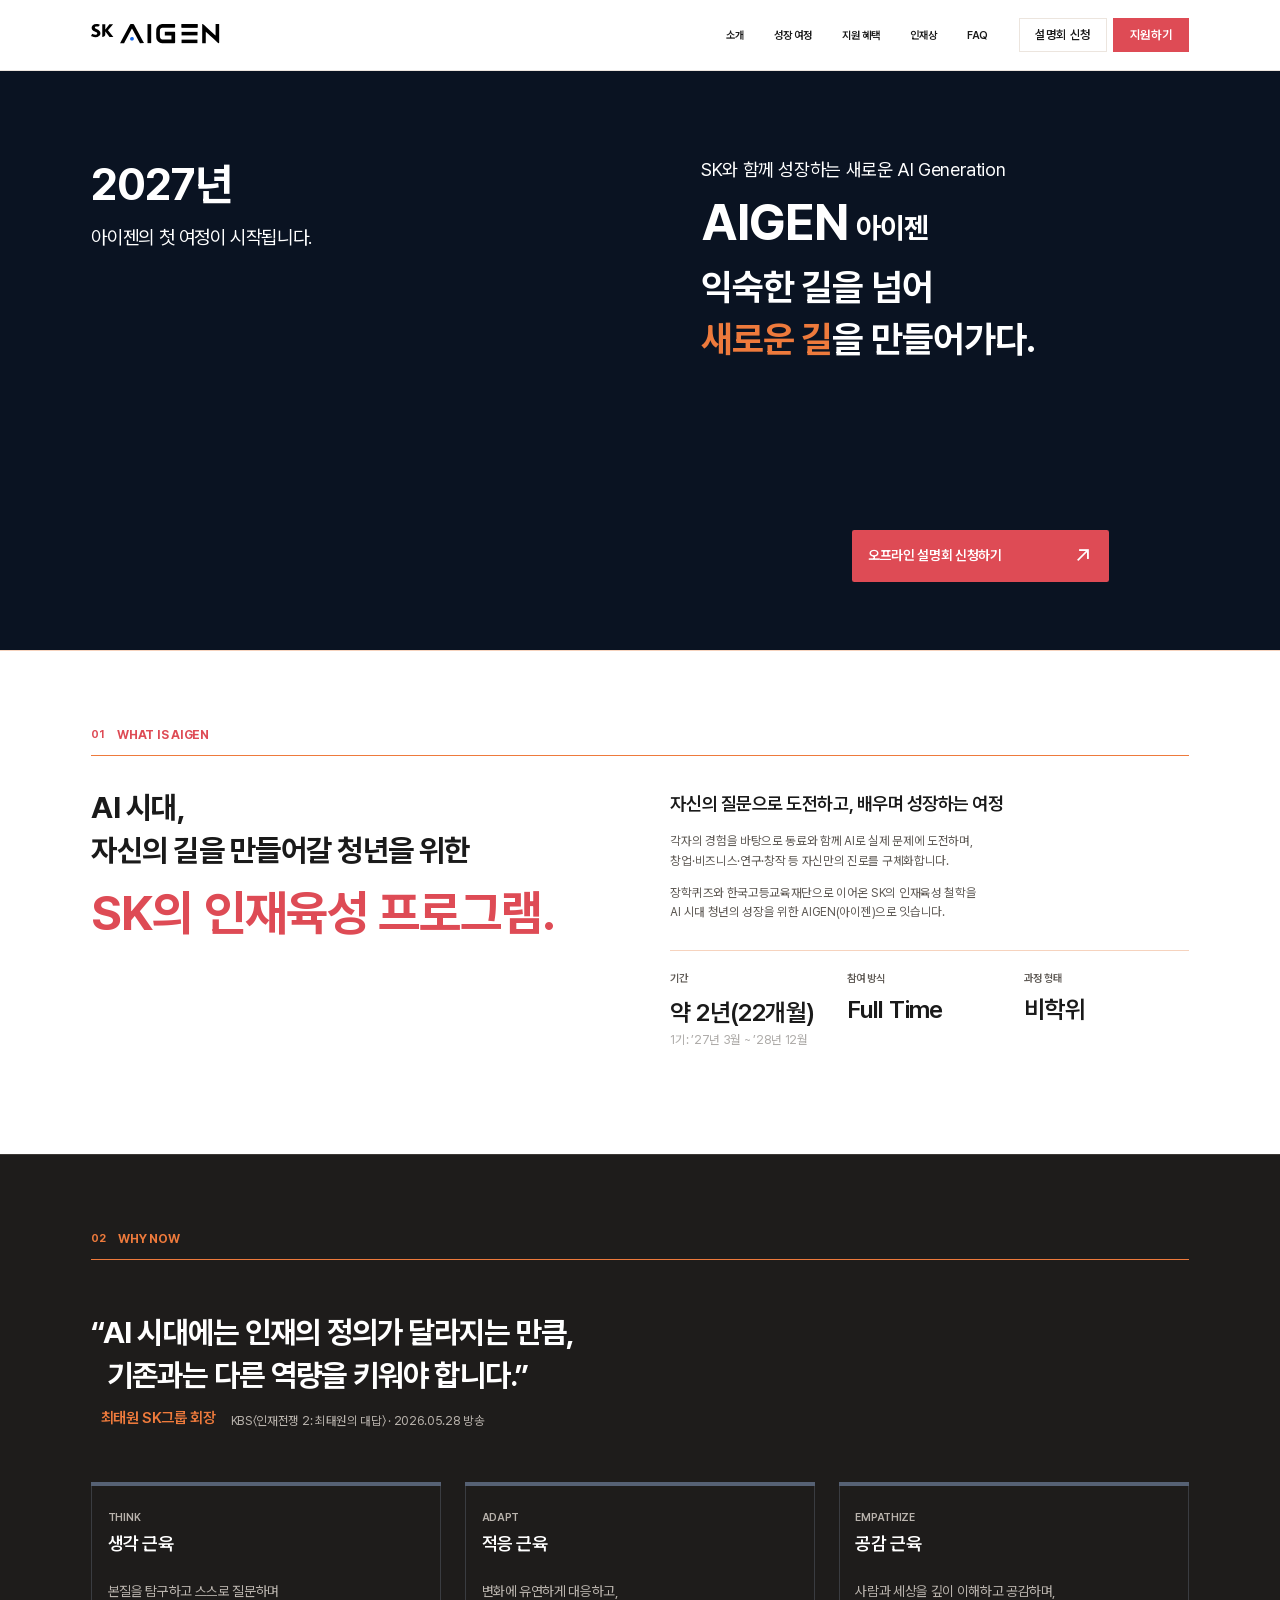
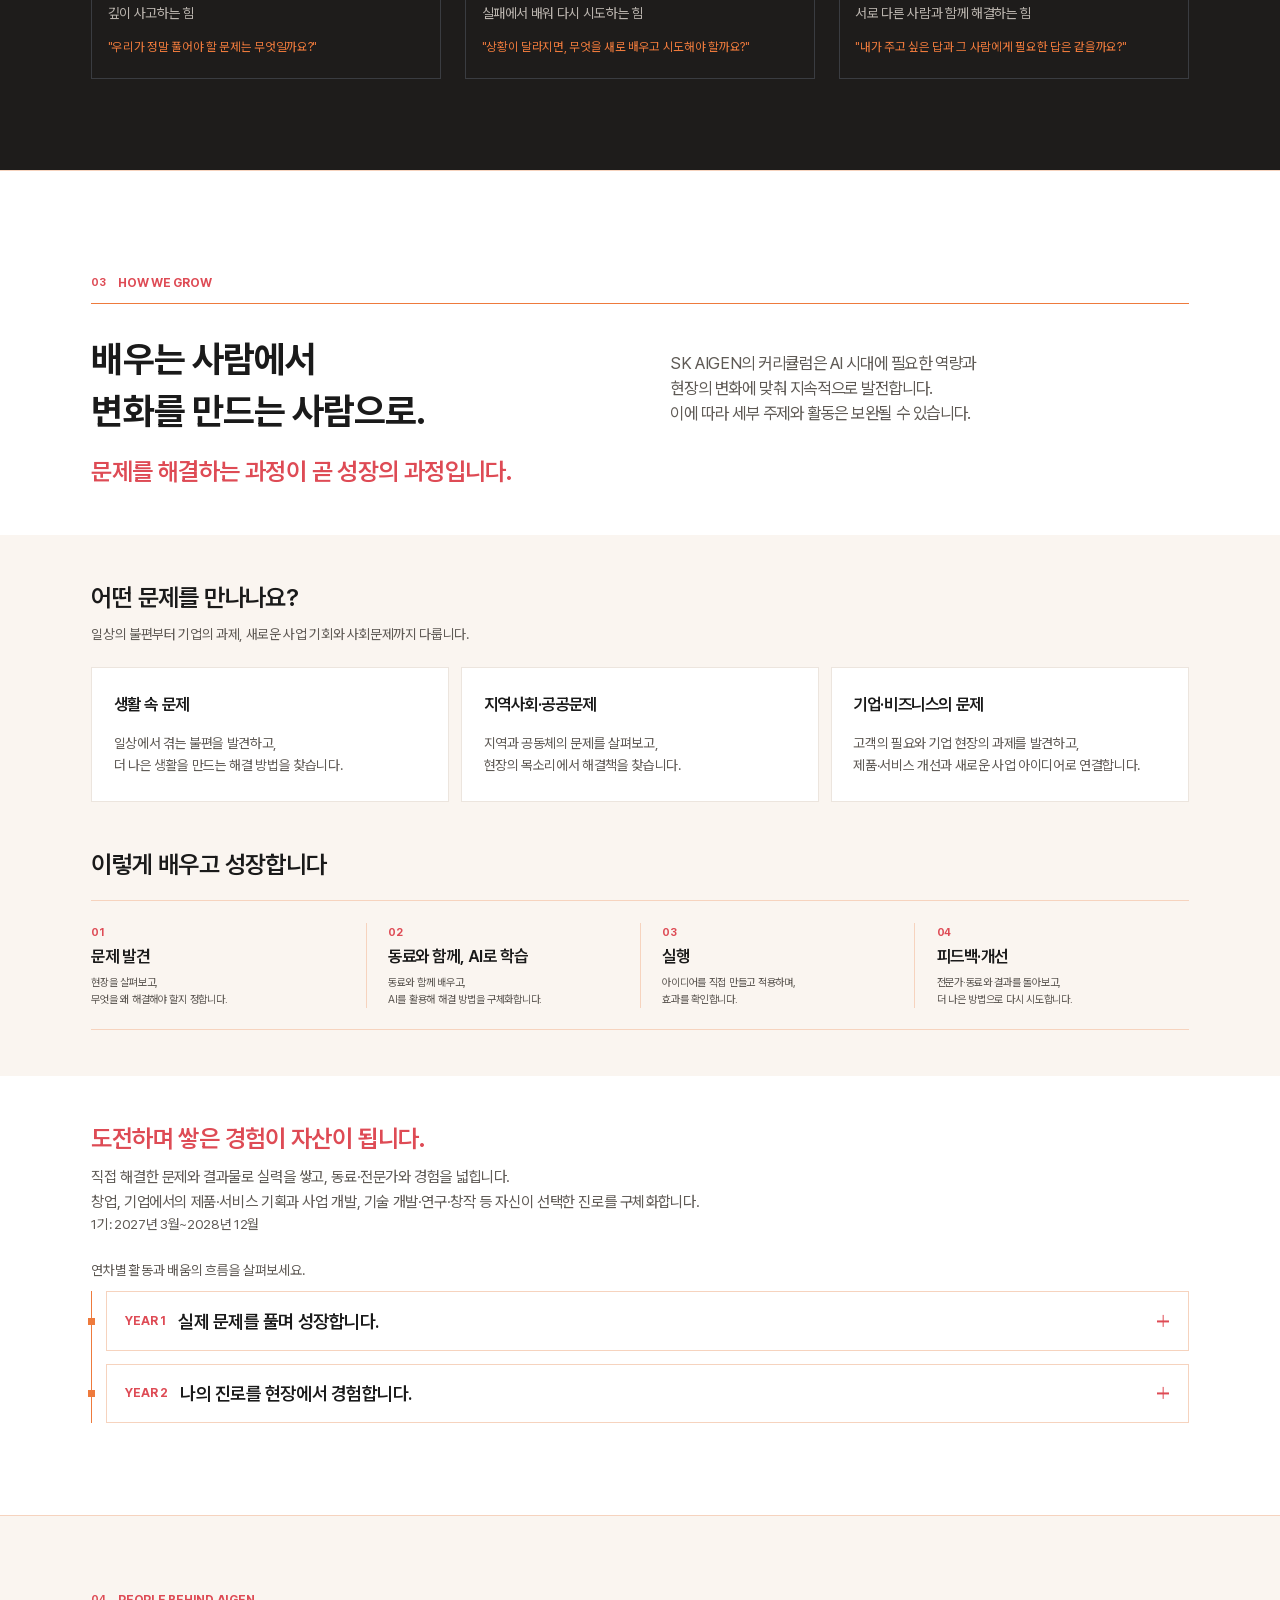
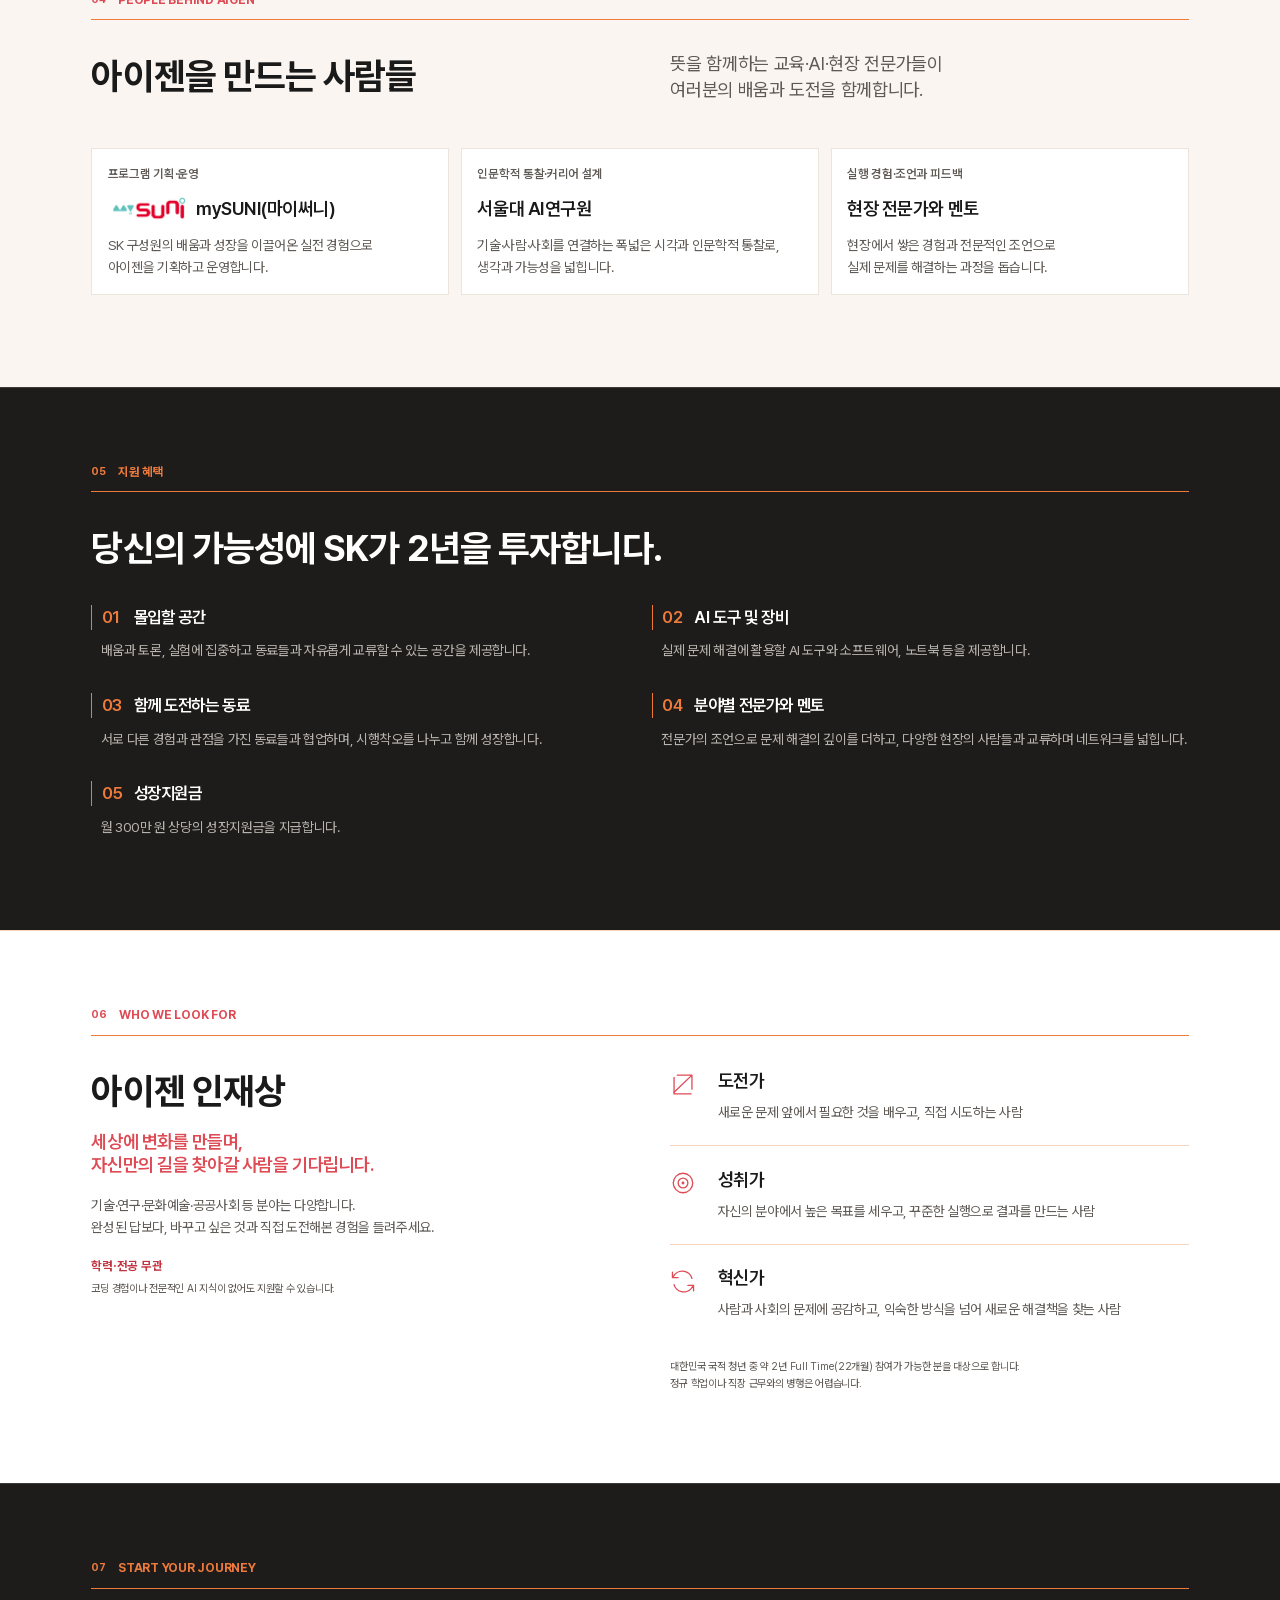
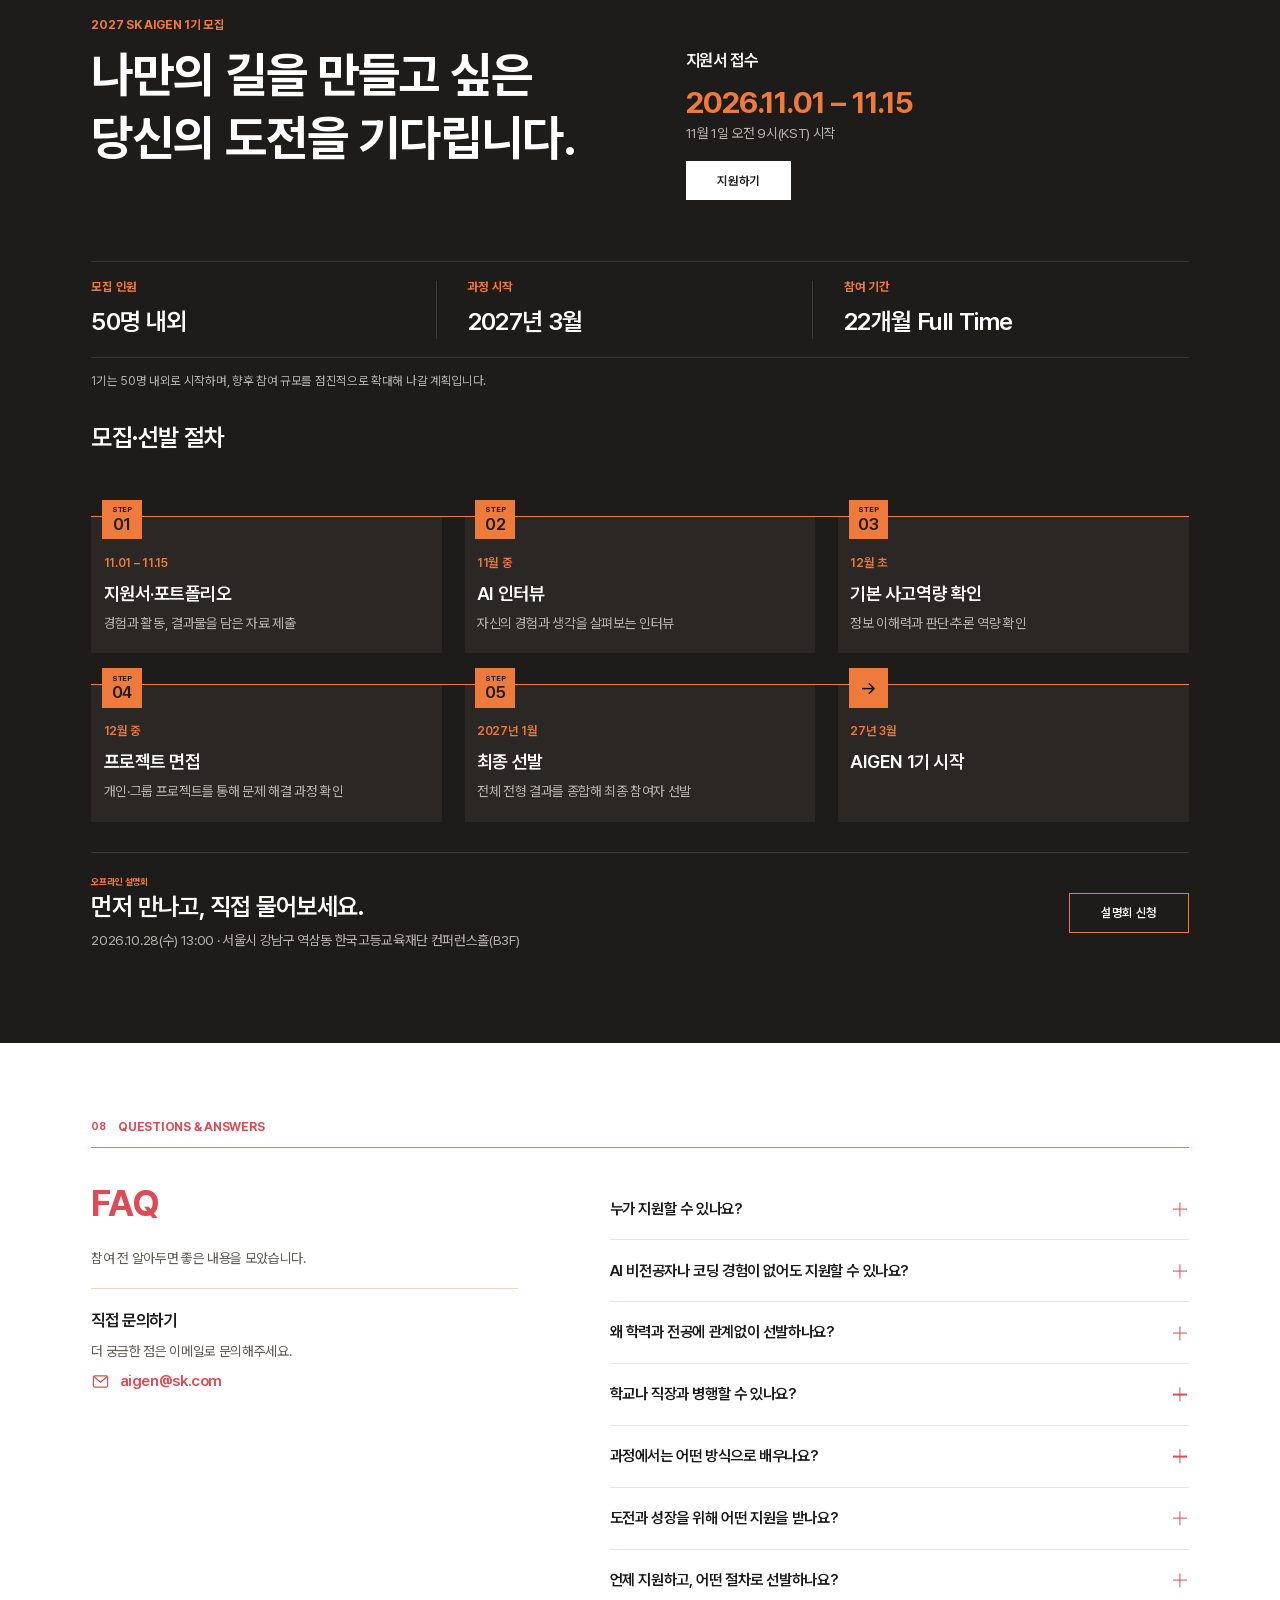
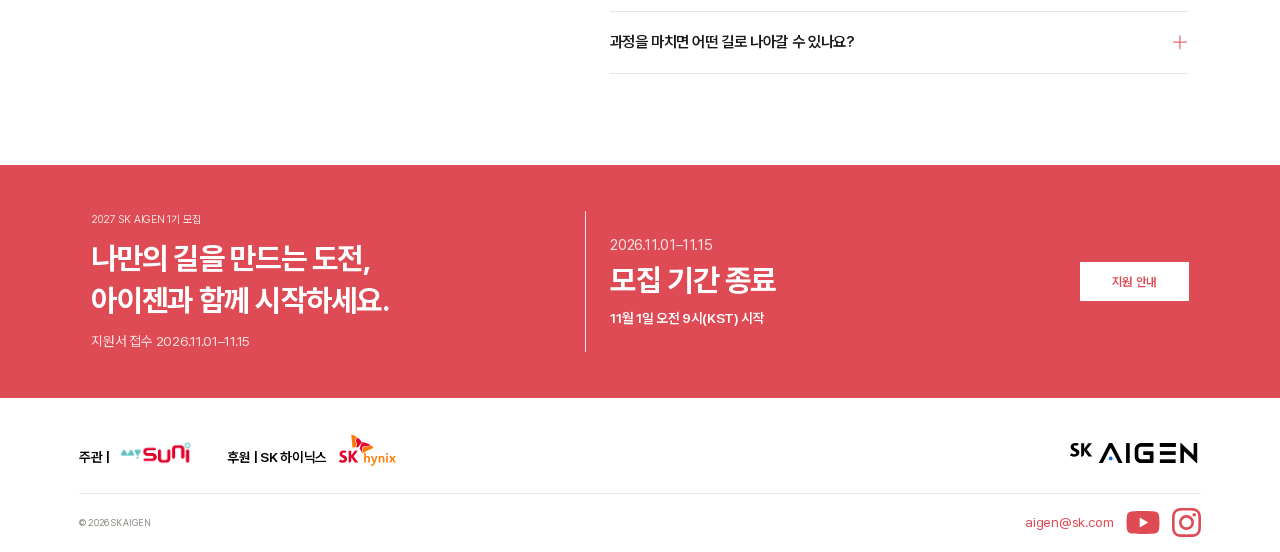
<file: index.html>
<!DOCTYPE html>
<html lang="ko">

<head>
	<meta charset="UTF-8">
	<meta name="viewport" content="width=device-width, initial-scale=1.0">
	<title>SK 아이젠(SK AIGEN) | AI 시대, 자신의 길을 만들다</title>
	<link rel="canonical" href="https://aigen.sk.com/">
	<meta name="description"
		content="AI 시대, 자신의 길을 만들어갈 청년을 위한 SK의 인재육성 프로그램. AIGEN에서 실제 문제에 도전하며 생각·적응·공감의 힘을 기르는 2년을 만나보세요.">
	<!-- Google Tag Manager -->
	<script>(function (w, d, s, l, i) {
			w[l] = w[l] || []; w[l].push({
				'gtm.start':
					new Date().getTime(), event: 'gtm.js'
			}); var f = d.getElementsByTagName(s)[0],
				j = d.createElement(s), dl = l != 'dataLayer' ? '&l=' + l : ''; j.async = true; j.src =
					'https://www.googletagmanager.com/gtm.js?id=' + i + dl; f.parentNode.insertBefore(j, f);
		})(window, document, 'script', 'dataLayer', 'GTM-KVDJJLCG');</script>
	<!-- End Google Tag Manager -->
	<meta property="og:type" content="website">
	<meta property="og:site_name" content="SK 아이젠(SK AIGEN)">
	<meta property="og:title" content="SK 아이젠(SK AIGEN) | AI 시대, 자신의 길을 만들다">
	<meta property="og:description"
		content="AI 시대, 자신의 길을 만들어갈 청년을 위한 SK의 인재육성 프로그램. AIGEN에서 실제 문제에 도전하며 생각·적응·공감의 힘을 기르는 2년을 만나보세요.">
	<meta property="og:url" content="https://aigen.sk.com/">
	<meta property="og:image" content="https://www.aigen.sk.com/img/og_imageV2.jpg">
	<meta property="og:image:width" content="800">
	<meta property="og:image:height" content="400">
	<meta name="twitter:card" content="summary_large_image">

	<meta name="theme-color" content="#DE4B55">
	<link rel="icon" type="image/png" sizes="32x32" href="./img/favicon.png">
	<link rel="stylesheet" href="./css/reset.css">
	<link rel="stylesheet" href="./css/common.css">
	<link rel="stylesheet" href="./css/pages/short.css">
</head>

<body>
	<!-- Google Tag Manager (noscript) -->
	<noscript><iframe src="https://www.googletagmanager.com/ns.html?id=GTM-KVDJJLCG" height="0" width="0"
			style="display:none;visibility:hidden"></iframe></noscript>
	<!-- End Google Tag Manager (noscript) -->

	<div class="wrap">
		<a href="#sec_about" class="skip_link">본문으로 바로가기</a>

		<!-- header -->
		<header class="header">
			<div class="inner_1680">
				<a href="./index.html" class="header_logo">
					<img src="./img/short_logo_aigen_type.svg" alt="SK AIGEN">
				</a>
				<nav class="header_nav" aria-label="주 메뉴">
					<a href="#sec_about">소개</a>
					<a href="#sec_journey">성장 여정</a>
					<a href="#sec_support">지원 혜택</a>
					<a href="#sec_people">인재상</a>
					<a href="#sec_faq">FAQ</a>
				</nav>
				<div class="header_actions">
					<a href="#" data-popup-open="briefing" class="header_briefing">설명회 신청</a>
					<a href="#sec_apply" class="header_apply">지원하기</a>
				</div>
				<button type="button" class="header_toggle" aria-expanded="false">
					<span class="img_box ico_hamburger">
						<img src="./img/header_menu_icon.svg" alt="">
					</span>
					<span class="img_box ico_close">
						<img src="./img/header_menu_close_icon.svg" alt="">
					</span>
					<span class="blind">메뉴 열기</span>
				</button>
			</div>

			<!-- 모바일 드롭다운 메뉴 -->
			<div class="header_mobile_nav" backdrop>
				<nav aria-label="모바일 메뉴">
					<a href="#sec_about">소개</a>
					<a href="#sec_journey">성장 여정</a>
					<a href="#sec_support">지원 혜택</a>
					<a href="#sec_people">인재상</a>
					<a href="#sec_faq">FAQ</a>
				</nav>
			</div>
		</header>

		<!-- sec_kv -->
		<section class="sec_kv" aria-labelledby="kv_title" data-slide="0">
			<div class="kv_stage">
				<!-- PC는 배경 영상(JS가 PC에서만 data-src로 불러옴), 모바일(768 이하)은 01 → 02 → 03 장면 전환 -->
				<div class="kv_art" aria-hidden="true">
					<video class="kv_video" data-src="./video/kv_pc.mp4" width="2560" height="760" muted playsinline
						preload="none" tabindex="-1" disablepictureinpicture disableremoteplayback></video>
					<picture class="kv_base">
						<source srcset="./img/short_kv_01_mo.webp" width="880" height="1564" media="(max-width: 768px)">
						<img src="./img/kv_v2_pc.jpg" class="kv_base_img" width="2560" height="760" alt=""
							fetchpriority="high" decoding="async">
					</picture>
					<img class="kv_frame" data-src="./img/short_kv_02_mo.webp" width="880" height="1564" alt=""
						decoding="async" loading="lazy" hidden>
					<img class="kv_frame" data-src="./img/short_kv_03_mo.webp" width="880" height="1563" alt=""
						decoding="async" loading="lazy" hidden>
				</div>
				<div class="inner_1680 kv_txt">
					<div class="kv_launch">
						<p class="kv_year">2027년</p>
						<p class="kv_launch_desc">아이젠의 첫 여정이 시작됩니다.</p>
					</div>
					<div class="kv_title">
						<p class="kv_program">SK와 함께 성장하는 새로운 AI Generation</p>
						<h1 id="kv_title" class="kv_brand">AIGEN <span class="kv_korean">아이젠</span></h1>
						<p class="kv_caption">익숙한 길을 넘어<br><span class="point_orange">새로운 길</span>을 만들어가다.</p>
					</div>
				</div>
				<a href="#" data-popup-open="briefing" class="btn_red kv_briefing">오프라인 설명회 신청하기 <span aria-hidden="true">↗</span></a>
			</div>
			<div class="kv_controls" role="group" aria-label="키비주얼 장면 제어" hidden>
				<button type="button" class="kv_prev" aria-label="이전 장면" disabled><span aria-hidden="true">←</span></button>
				<span class="kv_position" aria-live="off">1 / 3</span>
				<button type="button" class="kv_next" aria-label="다음 장면"><span aria-hidden="true">→</span></button>
				<span class="kv_announce blind" role="status" aria-live="polite"></span>
			</div>
		</section>

		<!-- sec_about -->
		<section class="sec_about" id="sec_about">
			<div class="inner_1680">
				<p class="eyebrow"><span class="eyebrow_no">01</span>WHAT IS AIGEN</p>
				<div class="title_split">
					<div class="title_box">
						<h2>AI 시대, <br>자신의 길을 만들어갈 청년을 위한</h2>
						<p class="title_point">SK의 인재육성 프로그램.</p>
					</div>
					<div class="txt_box">
						<p class="lead_txt">자신의 질문으로 도전하고, <br class="mo_show">배우며 성장하는 여정</p>
						<div class="desc_box">
							<p>각자의 경험을 바탕으로 동료와 함께 AI로 실제 문제에 도전하며, <br>창업·비즈니스·연구·창작 등 자신만의 진로를 구체화합니다.</p>
							<p>장학퀴즈와 한국고등교육재단으로 이어온 SK의 인재육성 철학을 <br>AI 시대 청년의 성장을 위한 AIGEN(아이젠)으로 잇습니다.</p>
						</div>
						<ul class="fact_list">
							<li>
								<p class="fact_label">기간</p>
								<p class="fact_value">약 2년(22개월)</p>
								<p class="fact_sub">1기: ’27년 3월 ~ ’28년 12월</p>
							</li>
							<li>
								<p class="fact_label">참여 방식</p>
								<p class="fact_value">Full Time</p>
							</li>
							<li>
								<p class="fact_label">과정 형태</p>
								<p class="fact_value">비학위</p>
							</li>
						</ul>
					</div>
				</div>
			</div>
		</section>

		<!-- sec_why -->
		<section class="sec_why sec_dark" id="sec_why">
			<div class="inner_1680">
				<p class="eyebrow"><span class="eyebrow_no">02</span>WHY NOW</p>
				<div class="quote_box">
					<p class="quote_txt">“AI 시대에는 <br class="mo_show">인재의 정의가 달라지는 만큼, <br><span class="quote_indent"></span>기존과는 다른 역량을 키워야 합니다.”</p>
					<div class="quote_info">
						<strong>최태원 SK그룹 회장</strong>
						<a href="https://v.daum.net/v/20260529162618797" target="_blank" rel="noopener noreferrer">KBS〈인재전쟁 2: 최태원의 대답〉 · 2026.05.28 방송</a>
					</div>
				</div>
				<ul class="power_list">
					<li>
						<div class="power_head"><span class="power_en">THINK</span>
							<h3>생각 근육</h3>
						</div>
						<div class="power_body">
							<p>본질을 탐구하고 스스로 질문하며 <br class="pc_show">깊이 사고하는 힘</p><span class="power_question">"우리가 정말
								풀어야 할 문제는 무엇일까요?"</span>
						</div>
					</li>
					<li>
						<div class="power_head"><span class="power_en">ADAPT</span>
							<h3>적응 근육</h3>
						</div>
						<div class="power_body">
							<p>변화에 유연하게 대응하고, <br>실패에서 배워 다시 시도하는 힘</p><span class="power_question">"상황이 달라지면, 무엇을 새로
								배우고 시도해야 할까요?"</span>
						</div>
					</li>
					<li>
						<div class="power_head"><span class="power_en">EMPATHIZE</span>
							<h3>공감 근육</h3>
						</div>
						<div class="power_body">
							<p>사람과 세상을 깊이 이해하고 공감하며, <br>서로 다른 사람과 함께 해결하는 힘</p><span class="power_question">"내가 주고 싶은
								답과 그 사람에게 필요한 답은 같을까요?"</span>
						</div>
					</li>
				</ul>
			</div>
		</section>

		<!-- sec_journey -->
		<section class="sec_journey" id="sec_journey">
			<div class="inner_1680">
				<p class="eyebrow"><span class="eyebrow_no">03</span>HOW WE GROW</p>
				<div class="journey_head">
					<h2>배우는 사람에서 <br>변화를 만드는 사람으로.</h2>
					<p class="sub_txt">SK AIGEN의 커리큘럼은 AI 시대에 필요한 역량과 <br>현장의 변화에 맞춰 지속적으로 발전합니다. <br>이에 따라 세부 주제와 활동은
						보완될 수 있습니다.</p>
					<h3>문제를 해결하는 과정이 <br class="mo_show">곧 성장의 과정입니다.</h3>
				</div>
			</div>

			<div class="problem_box">
				<div class="inner_1680">
					<div class="sub_title">
						<h3>어떤 문제를 만나나요?</h3>
						<p>일상의 불편부터 기업의 과제, <br class="mo_show">새로운 사업 기회와 사회문제까지 다룹니다.</p>
					</div>
					<ul class="problem_list">
						<li>
							<h4>생활 속 문제</h4>
							<p>일상에서 겪는 불편을 발견하고, <br class="pc_show">더 나은 생활을 <br class="mo_show">만드는 해결 방법을 찾습니다.</p>
						</li>
						<li>
							<h4>지역사회·공공문제</h4>
							<p>지역과 공동체의 문제를 살펴보고, <br class="pc_show">현장의 <br class="mo_show">목소리에서 해결책을 찾습니다.</p>
						</li>
						<li>
							<h4>기업·비즈니스의 문제</h4>
							<p>고객의 필요와 기업 현장의 과제를 발견하고, <br>제품·서비스 개선과 새로운 사업 아이디어로 <br class="mo_show">연결합니다.</p>
						</li>
					</ul>
					<div class="loop_box">
						<div class="sub_title">
							<h3>이렇게 배우고 성장합니다</h3>
						</div>
						<ol class="loop_list" aria-label="반복하는 학습 과정">
							<li><span class="loop_no">01</span><strong>문제 발견</strong>
								<p class="item_desc">현장을 살펴보고, <br>무엇을 왜 해결해야 할지 정합니다.</p>
							</li>
							<li><span class="loop_no">02</span><strong>동료와 함께, AI로 학습</strong>
								<p class="item_desc">동료와 함께 배우고, <br>AI를 활용해 해결 방법을 구체화합니다.</p>
							</li>
							<li><span class="loop_no">03</span><strong>실행</strong>
								<p class="item_desc">아이디어를 직접 만들고 적용하며, <br>효과를 확인합니다.</p>
							</li>
							<li><span class="loop_no">04</span><strong>피드백·개선</strong>
								<p class="item_desc">전문가·동료와 결과를 돌아보고, <br>더 나은 방법으로 다시 시도합니다.</p>
							</li>
						</ol>
					</div>
				</div>
			</div>

			<div class="inner_1680">
				<div class="journey_overview">
					<h4>도전하며 쌓은 경험이 자산이 됩니다.</h4>
					<p>직접 해결한 문제와 결과물로 실력을 쌓고, 동료·전문가와 <br class="mo_show">경험을 넓힙니다. <br class="pc_show">창업, 기업에서의
						제품·서비스 기획과 <br class="mo_show">사업 개발, 기술 개발·연구·창작 등 자신이 선택한 진로를 <br class="mo_show">구체화합니다.</p>
					<p class="overview_date">1기: 2027년 3월~2028년 12월</p>
				</div>

				<p class="year_guide" id="year_guide">연차별 활동과 배움의 흐름을 살펴보세요.</p>
				<div class="year_list" role="group" aria-labelledby="year_guide" data-mode="multiple">
					<div class="year_item year_first">
						<button type="button" class="year_question" id="year_q1" aria-expanded="false"
							aria-controls="year_a1">
							<span class="year_label">YEAR 1</span>
							<strong>실제 문제를 풀며 성장합니다.</strong>
							<span class="ico_plus" aria-hidden="true"></span>
						</button>
						<div class="year_detail" id="year_a1" role="region" aria-labelledby="year_q1" hidden>
							<div class="year_inner">
								<p class="year_intro">동료들과 AI로 일상·기업·사회의 문제를 해결하고, <br class="mo_show">새로운 제품·서비스와 사업
									아이디어를 실험합니다.</p>
								<ol class="module_list">
									<li><span class="module_no"><span>MODULE</span>01</span>
										<div class="module_txt"><span class="module_theme">LIFE</span>
											<h4>생활 속의 문제</h4>
											<p>익숙한 일상을 관찰하고, 해결할 문제를 <br class="mo_show">발견합니다.</p>
										</div>
										<div class="module_example"><strong>프로젝트 예시</strong>
											<p>메신저·메일에 흩어진 나의 일정과 할 일을 정리하는 AI 개인비서 개발</p>
										</div>
									</li>
									<li><span class="module_no"><span>MODULE</span>02</span>
										<div class="module_txt"><span class="module_theme">COMMUNITY</span>
											<h4>지역과 공공의 과제</h4>
											<p>다양한 사람의 필요와 공동체의 관점을 <br class="mo_show">배웁니다.</p>
										</div>
										<div class="module_example">
											<p>지역 음식점의 음식물 쓰레기를 줄이는 데이터 기반 식재료 발주 도우미 개발</p>
										</div>
									</li>
									<li><span class="module_no"><span>MODULE</span>03</span>
										<div class="module_txt"><span class="module_theme">HUMANITIES</span>
											<h4>인간과 사회에 대한 질문</h4>
											<p>익숙한 생각을 돌아보고, 다른 관점으로 <br class="mo_show">바라봅니다.</p>
										</div>
										<div class="module_example">
											<p>사용자 경험에 대한 통찰과 탐구를 바탕으로 한 <br class="mo_show">솔루션 리디자인</p>
										</div>
									</li>
									<li><span class="module_no"><span>MODULE</span>04</span>
										<div class="module_txt"><span class="module_theme">FIELD</span>
											<h4>분야별 현장의 문제</h4>
											<p>현장 전문가와 함께 실제 업무의 맥락을 <br class="mo_show">이해합니다.</p>
										</div>
										<div class="module_example">
											<p>미술·음악·운동·연구 등 관심 분야의 문제를 <br class="mo_show">해결하는 개인 선택 프로젝트</p>
										</div>
									</li>
									<li><span class="module_no"><span>MODULE</span>05</span>
										<div class="module_txt"><span class="module_theme">VALUE CREATION</span>
											<h4>새로운 가치 만들기</h4>
											<p>아이디어를 사업으로 바라보는 <br class="mo_show">기업가적 관점을 배웁니다.</p>
										</div>
										<div class="module_example">
											<p>창업 아이디어 발굴과 고객 문제 확인, <br class="mo_show">MVP 개발 및 시장 검증</p>
										</div>
									</li>
									<li><span class="module_no"><span>MODULE</span>06</span>
										<div class="module_txt"><span class="module_theme">FUTURE DESIGN</span>
											<h4>나의 커리어 설계</h4>
											<p>그동안의 경험에서 나의 관심과 강점을 <br class="mo_show">발견합니다.</p>
										</div>
										<div class="module_example">
											<p>프로젝트 포트폴리오 제작·발표</p>
										</div>
									</li>
								</ol>
								<p class="note_txt">위 내용은 활동 예시이며, 세부 주제와 진행 순서는 <br class="mo_show">AI 시대의 역량 변화와 현장의
									필요에 따라 보완될 수 있습니다.</p>
							</div>
						</div>
					</div>
					<div class="year_item">
						<button type="button" class="year_question" id="year_q2" aria-expanded="false"
							aria-controls="year_a2">
							<span class="year_label">YEAR 2</span>
							<strong>나의 진로를 현장에서 경험합니다.</strong>
							<span class="ico_plus" aria-hidden="true"></span>
						</button>
						<div class="year_detail" id="year_a2" role="region" aria-labelledby="year_q2" hidden>
							<div class="year_inner">
								<p class="year_intro">수립한 커리어·프로젝트 계획에 따라 <br class="mo_show">창업 아이디어를 검증하거나, 기업 현장의 <br
										class="mo_show">비즈니스 과제, 연구 등 자신의 분야에서 <br class="mo_show">실행 경험을 쌓습니다. <br
										class="pc_show">전문가와 교류하며 <br class="mo_show">네트워크를 넓히고, 다음 진로를 준비합니다.</p>
								<ol class="pathway_list">
									<li><span class="module_theme">START</span>
										<h4>나의 실행 계획</h4>
										<p>커리어 계획에 따라 어떤 문제를 해결하고, <br class="mo_show">어떤 경험을 쌓을지 구체화합니다.</p>
									</li>
									<li><span class="module_theme">EXPLORE</span>
										<h4>현장에서 직접 실행</h4>
										<p>자신의 계획에 따라 창업 아이디어 검증, <br>기업의 제품·서비스 개선, 연구 등 현장의 <br>과제를 직접 수행합니다.</p>
									</li>
									<li><span class="module_theme">INTEGRATE</span>
										<h4>경험을 돌아보고 발전</h4>
										<p>전문가와 동료의 의견을 바탕으로 경험을 <br class="mo_show">돌아보고, 다음 도전으로 연결합니다.</p>
									</li>
									<li><span class="module_theme">NEXT</span>
										<h4>나의 다음 길로</h4>
										<p>프로젝트 성과를 Demo Day에서 <br class="pc_show">발표하고, <br class="mo_show">다양한 분야의
											사람들과 <br class="pc_show">공유·교류하며 <br class="mo_show">다음 기회로 연결합니다.</p>
									</li>
								</ol>
							</div>
						</div>
					</div>
				</div>
			</div>
		</section>

		<!-- sec_makers -->
		<section class="sec_makers" id="sec_makers">
			<div class="inner_1680">
				<p class="eyebrow"><span class="eyebrow_no">04</span>PEOPLE BEHIND AIGEN</p>
				<div class="title_split">
					<h2>아이젠을 만드는 사람들</h2>
					<p class="sub_txt">뜻을 함께하는 교육·AI·현장 전문가들이 <br>여러분의 배움과 도전을 함께합니다.</p>
				</div>
				<ul class="card_list">
					<li>
						<p class="card_role">프로그램 기획·운영</p>
						<h3 class="card_logo"><span class="img_box"><img src="./img/short_logo_mysuni.webp" alt="mySUNI 로고"></span>mySUNI(마이써니)</h3>
						<p class="card_desc">SK 구성원의 배움과 성장을 이끌어온 실전 경험으로 <br>아이젠을 기획하고 운영합니다.</p>
					</li>
					<li>
						<p class="card_role">인문학적 통찰·커리어 설계</p>
						<h3>서울대 AI연구원</h3>
						<p class="card_desc">기술·사람·사회를 연결하는 폭넓은 시각과 <br class="mo_show">인문학적 통찰로, <br
								class="pc_show">생각과 가능성을 넓힙니다.</p>
					</li>
					<li>
						<p class="card_role">실행 경험·조언과 피드백</p>
						<h3>현장 전문가와 멘토</h3>
						<p class="card_desc">현장에서 쌓은 경험과 전문적인 조언으로 <br>실제 문제를 해결하는 과정을 돕습니다.</p>
					</li>
				</ul>
			</div>
		</section>

		<!-- sec_support -->
		<section class="sec_support sec_dark" id="sec_support">
			<div class="inner_1680">
				<p class="eyebrow"><span class="eyebrow_no">05</span>지원 혜택</p>
				<h2>당신의 가능성에 <br class="mo_show">SK가 2년을 투자합니다.</h2>
				<ul class="support_list">
					<li>
						<h3><span class="support_no">01</span>몰입할 공간</h3>
						<p>배움과 토론, 실험에 집중하고 <br class="mo_show">동료들과 자유롭게 교류할 수 있는 공간을 제공합니다.</p>
					</li>
					<li>
						<h3><span class="support_no">02</span>AI 도구 및 장비</h3>
						<p>실제 문제 해결에 활용할 AI 도구와 소프트웨어, <br class="mo_show">노트북 등을 제공합니다.</p>
					</li>
					<li>
						<h3><span class="support_no">03</span>함께 도전하는 동료</h3>
						<p>서로 다른 경험과 관점을 가진 동료들과 협업하며, <br class="mo_show">시행착오를 나누고 함께 성장합니다.</p>
					</li>
					<li>
						<h3><span class="support_no">04</span>분야별 전문가와 멘토</h3>
						<p>전문가의 조언으로 문제 해결의 깊이를 더하고, <br class="mo_show">다양한 현장의 사람들과 교류하며 네트워크를 넓힙니다.</p>
					</li>
					<li class="support_grant">
						<h3><span class="support_no">05</span>성장지원금</h3>
						<p>월 300만 원 상당의 성장지원금을 지급합니다.</p>
					</li>
				</ul>
			</div>
		</section>

		<!-- sec_people -->
		<section class="sec_people" id="sec_people">
			<div class="inner_1680">
				<p class="eyebrow"><span class="eyebrow_no">06</span>WHO WE LOOK FOR</p>
				<div class="title_split">
					<div class="title_box">
						<h2>아이젠 인재상</h2>
						<p class="people_tagline">세상에 변화를 만들며, <br>자신만의 길을 찾아갈 사람을 기다립니다.</p>
						<div class="desc_box">
							<p>기술·연구·문화예술·공공사회 등 분야는 다양합니다.</p>
							<p>완성된 답보다, 바꾸고 싶은 것과 직접 도전해본 경험을 들려주세요.</p>
						</div>
						<div class="people_badge">
							<strong>학력·전공 무관</strong>
							<p>코딩 경험이나 전문적인 AI 지식이 없어도 지원할 수 있습니다.</p>
						</div>
					</div>
					<div class="persona_box">
						<ol class="persona_list">
							<li><span class="img_box ico_persona"><img src="./img/short_persona_challenger.svg" alt=""></span>
								<div>
									<h3>도전가</h3>
									<p>새로운 문제 앞에서 필요한 것을 배우고, <br class="mo_show">직접 시도하는 사람</p>
								</div>
							</li>
							<li><span class="img_box ico_persona"><img src="./img/short_persona_achiever.svg" alt=""></span>
								<div>
									<h3>성취가</h3>
									<p>자신의 분야에서 높은 목표를 세우고, <br class="mo_show">꾸준한 실행으로 결과를 만드는 사람</p>
								</div>
							</li>
							<li><span class="img_box ico_persona"><img src="./img/short_persona_innovator.svg" alt=""></span>
								<div>
									<h3>혁신가</h3>
									<p>사람과 사회의 문제에 공감하고, <br class="mo_show">익숙한 방식을 넘어 새로운 해결책을 찾는 사람</p>
								</div>
							</li>
						</ol>
						<p class="people_note">대한민국 국적 청년 중 약 2년 Full Time(22개월) 참여가 가능한 분을 <br class="mo_show">대상으로
							합니다. <br class="pc_show">정규 학업이나 직장 근무와의 병행은 어렵습니다.</p>
					</div>
				</div>
			</div>
		</section>

		<!-- sec_apply -->
		<section class="sec_apply sec_dark" id="sec_apply">
			<div class="inner_1680">
				<p class="eyebrow"><span class="eyebrow_no">07</span>START YOUR JOURNEY</p>
				<div class="apply_top">
					<div class="title_box">
						<p class="apply_kicker">2027 SK AIGEN 1기 모집</p>
						<h2>나만의 길을 만들고 싶은 <br>당신의 도전을 기다립니다.</h2>
					</div>
					<div class="apply_schedule">
						<span class="schedule_label">지원서 접수</span>
						<strong class="schedule_date">2026.11.01 – 11.15</strong>
						<p class="schedule_note">11월 1일 오전 9시(KST) 시작</p>
						<a href="#" data-popup-open="apply" class="btn_white">지원하기</a>
					</div>
				</div>
				<ul class="apply_facts">
					<li>
						<p class="fact_label">모집 인원</p>
						<p class="fact_value">50명 내외</p>
					</li>
					<li>
						<p class="fact_label">과정 시작</p>
						<p class="fact_value">2027년 3월</p>
					</li>
					<li>
						<p class="fact_label">참여 기간</p>
						<p class="fact_value">22개월 <br class="mo_show">Full Time</p>
					</li>
				</ul>
				<p class="apply_note">1기는 50명 내외로 시작하며, 향후 참여 규모를 점진적으로 <br class="mo_show">확대해 나갈 계획입니다.</p>
				<div class="apply_steps">
					<h3>모집·선발 절차</h3>
					<ol>
						<li><span class="step_no"><span>STEP</span>01</span><span class="step_date">11.01 –
								11.15</span><strong>지원서·포트폴리오</strong>
							<p class="item_desc">경험과 활동, 결과물을 담은 자료 제출</p>
						</li>
						<li><span class="step_no"><span>STEP</span>02</span><span class="step_date">11월
								중</span><strong>AI 인터뷰</strong>
							<p class="item_desc">자신의 경험과 생각을 살펴보는 인터뷰</p>
						</li>
						<li><span class="step_no"><span>STEP</span>03</span><span class="step_date">12월
								초</span><strong>기본 사고역량 확인</strong>
							<p class="item_desc">정보 이해력과 판단·추론 역량 확인</p>
						</li>
						<li><span class="step_no"><span>STEP</span>04</span><span class="step_date">12월
								중</span><strong>프로젝트 면접</strong>
							<p class="item_desc">개인·그룹 프로젝트를 통해 문제 해결 과정 확인</p>
						</li>
						<li><span class="step_no"><span>STEP</span>05</span><span class="step_date">2027년
								1월</span><strong>최종 선발</strong>
							<p class="item_desc">전체 전형 결과를 종합해 최종 참여자 선발</p>
						</li>
						<li class="step_start"><span class="step_no" aria-hidden="true">→</span><span
								class="step_date">27년 3월</span><strong>AIGEN 1기 시작</strong></li>
					</ol>
				</div>
				<div class="apply_briefing">
					<div class="txt_box">
						<span class="briefing_label">오프라인 설명회</span>
						<h3>먼저 만나고, 직접 물어보세요.</h3>
						<p>2026.10.28(수) 13:00 <span class="pc_show type_01">·</span><br class="mo_show"> 서울시 강남구 역삼동 한국고등교육재단 컨퍼런스홀(B3F)</p>
					</div>
					<a href="#" data-popup-open="briefing" class="btn_line">설명회 신청</a>
				</div>
			</div>
		</section>

		<!-- sec_faq -->
		<section class="sec_faq" id="sec_faq">
			<div class="inner_1680">
				<p class="eyebrow"><span class="eyebrow_no">08</span>QUESTIONS &amp; ANSWERS</p>
				<div class="faq_layout">
					<div class="title_box">
						<h2>FAQ</h2>
						<p class="sub_txt">참여 전 알아두면 좋은 내용을 모았습니다.</p>
					</div>
					<div class="faq_list" data-mode="multiple">
						<div class="faq_item">
							<button type="button" class="faq_question" id="faq_q1" aria-expanded="false"
								aria-controls="faq_a1">누가 지원할 수 있나요?<span class="ico_plus"
									aria-hidden="true"></span></button>
							<div class="faq_answer" id="faq_a1" role="region" aria-labelledby="faq_q1" hidden>
								<p>대한민국 국적의 청년으로, 2027년 3월 1일 기준 <br class="mo_show">만 19세 이상 만 34세 이하인 분이 지원할 수 있습니다.
									<br>또한, 약 2년 Full Time(22개월) 참여가 가능해야 합니다.</p>
							</div>
						</div>
						<div class="faq_item">
							<button type="button" class="faq_question" id="faq_q2" aria-expanded="false"
								aria-controls="faq_a2">AI 비전공자나 코딩 경험이 없어도 지원할 수 있나요?<span class="ico_plus"
									aria-hidden="true"></span></button>
							<div class="faq_answer" id="faq_a2" role="region" aria-labelledby="faq_q2" hidden>
								<p>네. AI 관련 전공이나 코딩 경험이 없어도 지원할 수 있습니다. <br class="mo_show">자신만의 문제의식과 도전 경험, <br
										class="pc_show">AI를 활용해
									배우고 성장할 <br class="mo_show">잠재력을 함께 살펴봅니다.</p>
							</div>
						</div>
						<div class="faq_item">
							<button type="button" class="faq_question" id="faq_q3" aria-expanded="false"
								aria-controls="faq_a3">왜 학력과 전공에 관계없이 선발하나요?<span class="ico_plus"
									aria-hidden="true"></span></button>
							<div class="faq_answer" id="faq_a3" role="region" aria-labelledby="faq_q3" hidden>
								<p>각자의 분야와 일상에서 쌓은 경험이 새로운 문제를 발견하고 <br class="mo_show">해결하는 바탕이 되기 때문입니다. <br
										class="pc_show">서로 다른 배경의 사람들이 <br class="mo_show">만나면 해결 방법도 더 다양해질 수 있습니다. <br
										class="pc_show">SK AIGEN은 <br class="mo_show">자신만의 문제의식과 도전 경험, AI와 동료에게 배우며 성장할
									<br class="mo_show">잠재력을 살펴봅니다.</p>
							</div>
						</div>
						<div class="faq_item">
							<button type="button" class="faq_question" id="faq_q4" aria-expanded="false"
								aria-controls="faq_a4">학교나 직장과 병행할 수 있나요?<span class="ico_plus"
									aria-hidden="true"></span></button>
							<div class="faq_answer" id="faq_a4" role="region" aria-labelledby="faq_q4" hidden>
								<p>약 2년 Full Time(22개월) 과정으로, 정규 학업이나 직장 근무와 <br class="mo_show">병행하기 어렵습니다. <br
										class="pc_show">지원 전 충분히 참여할 수 있는지 확인해 <br class="mo_show">주세요.</p>
							</div>
						</div>
						<div class="faq_item">
							<button type="button" class="faq_question" id="faq_q5" aria-expanded="false"
								aria-controls="faq_a5">과정에서는 어떤 방식으로 배우나요?<span class="ico_plus"
									aria-hidden="true"></span></button>
							<div class="faq_answer" id="faq_a5" role="region" aria-labelledby="faq_q5" hidden>
								<p>1년 차에는 서로 다른 배경의 동료들과 AI를 활용해 실제 문제를 <br class="mo_show">해결하고, 제품·서비스와 사업 아이디어를 <br
										class="pc_show">실험하며 자신의 <br class="mo_show">커리어·프로젝트 계획을 세웁니다. <br
										class="pc_show">2년 차에는 수립한 계획에 <br class="mo_show">따라 창업·기업 현장·연구 등에서 실행 경험과
									네트워크를 <br class="mo_show">넓힙니다. <br class="pc_show">세부 주제와 활동은 AI 시대에 필요한 역량과 현장의
									<br class="mo_show">변화에 맞춰 보완될 수 있습니다.</p>
							</div>
						</div>
						<div class="faq_item">
							<button type="button" class="faq_question" id="faq_q6" aria-expanded="false"
								aria-controls="faq_a6">도전과 성장을 위해 어떤 지원을 받나요?<span class="ico_plus"
									aria-hidden="true"></span></button>
							<div class="faq_answer" id="faq_a6" role="region" aria-labelledby="faq_q6" hidden>
								<p>학습·프로젝트 공간, AI 도구 및 장비, 동료·멘토·전문가 네트워크, 상담과 커리어 프로그램을 지원합니다. <br class="pc_show">도전에
									집중할 수 있도록 월 300만
									원 상당의 성장 지원금을 지급합니다. <br class="pc_show">세부 지원 <br class="mo_show">내용과 조건은 최종 안내에서
									확인해주세요.</p>
							</div>
						</div>
						<div class="faq_item">
							<button type="button" class="faq_question" id="faq_q7" aria-expanded="false"
								aria-controls="faq_a7">언제 지원하고, 어떤 절차로 선발하나요?<span class="ico_plus"
									aria-hidden="true"></span></button>
							<div class="faq_answer" id="faq_a7" role="region" aria-labelledby="faq_q7" hidden>
								<p>11월 1~15일 SK Careers에서 지원합니다. 지원서·포트폴리오, AI 인터뷰, 기본 사고역량 확인, <br class="pc_show">프로젝트
									면접을 거쳐 <br class="mo_show">2027년 1월 최종 선발합니다.</p>
							</div>
						</div>
						<div class="faq_item">
							<button type="button" class="faq_question" id="faq_q8" aria-expanded="false"
								aria-controls="faq_a8">과정을 마치면 어떤 길로 나아갈 수 있나요?<span class="ico_plus"
									aria-hidden="true"></span></button>
							<div class="faq_answer" id="faq_a8" role="region" aria-labelledby="faq_q8" hidden>
								<p>프로젝트 경험과 결과물을 바탕으로 창업, 기업에서의 <br class="mo_show">제품·서비스 기획과 사업 개발, 기술 개발·연구·창작 등 <br
										class="pc_show">자신의 <br class="mo_show">진로를 준비할 수 있습니다. 개인의 관심과 계획에 따라 도전 <br
										class="mo_show">방향은 달라집니다.</p>
								<p>SK AIGEN은 학위를 수여하는 과정이 아니며, <br class="mo_show">SK 계열사 채용이나 인턴십과 연계되는 과정도 아닙니다.</p>
							</div>
						</div>
					</div>
					<!-- 문의 안내 : 읽기 순서는 질문 목록 다음, PC는 왼쪽 제목 아래에 배치 -->
					<div class="contact_box">
						<h3>직접 문의하기</h3>
						<p>더 궁금한 점은 이메일로 문의해주세요.</p>
						<a href="mailto:aigen@sk.com" class="contact_mail"><span class="img_box ico_mail"><img
									src="./img/short_ico_mail.svg" alt=""></span><span>aigen@sk.com</span></a>
					</div>
				</div>
			</div>
		</section>

		<!-- sec_cta -->
		<section class="sec_cta">
			<div class="inner_1680">
				<div class="cta_txt">
					<p class="cta_kicker">2027 SK AIGEN 1기 모집</p>
					<h2>나만의 길을 만드는 도전, <br>아이젠과 함께 시작하세요.</h2>
					<p class="cta_date">지원서 접수 2026.11.01–11.15</p>
				</div>
				<div class="cta_count" data-countdown="2026-11-01T09:00:00+09:00" data-end-date="2026-11-15">
					<p class="count_label">접수 일정</p>
					<strong class="count_value">11.01–11.15</strong>
					<ul class="count_list" role="timer" aria-live="off" hidden>
						<li><strong data-unit="d">00</strong><span>일</span></li>
						<li><strong data-unit="h">00</strong><span>시간</span></li>
						<li><strong data-unit="m">00</strong><span>분</span></li>
						<li><strong data-unit="s">00</strong><span>초</span></li>
					</ul>
					<p class="count_note">11월 1일 오전 9시(KST) 시작</p>
				</div>
				<a href="#sec_apply" class="btn_white cta_btn">지원 안내</a>
			</div>
		</section>

		<!-- sec_footer -->
		<footer class="footer">
			<div class="inner_1680 footer_main">
				<dl class="footer_org">
					<div>
						<dt>주관 |</dt>
						<dd><span class="img_box footer_mysuni"><img src="./img/short_logo_mysuni.webp"
									alt="mySUNI"></span></dd>
					</div>
					<div>
						<dt>후원 | SK 하이닉스</dt>
						<dd><span class="img_box footer_hynix"><img src="./img/short_logo_skhynix.svg" alt=""></span>
						</dd>
					</div>
				</dl>
				<a href="#" class="footer_logo">
					<img src="./img/short_logo_aigen_type.svg" alt="SK AIGEN 맨 위로">
				</a>
			</div>
			<div class="inner_1680 footer_bottom">
				<p class="footer_copy">© 2026 SK AIGEN</p>
				<div class="footer_links">
					<a href="mailto:aigen@sk.com" class="footer_mail">aigen@sk.com</a>
					<div class="footer_sns">
						<a href="mailto:aigen@sk.com" class="sns_mail"><img src="./img/short_ico_mail_line.svg" alt="이메일 문의"></a>
						<a href="https://www.youtube.com/@SKAIGEN_OFFICIAL" target="_blank" rel="noopener" class="sns_youtube"><img src="./img/short_ico_youtube.svg" alt="SK AIGEN 유튜브"></a>
						<a href="https://www.instagram.com/skaigen_official/" target="_blank" rel="noopener" class="sns_instagram"><img src="./img/short_ico_instagram.svg" alt="SK AIGEN 인스타그램"></a>
					</div>
				</div>
			</div>
			<!-- 맨 위로 : 인재상 섹션부터 나타남 (short.js initTopButton) -->
			<a href="#" class="btn_top"><span class="blind">맨 위로</span></a>
		</footer>

		<div class="popup" data-popup="apply" role="dialog" aria-hidden="true" aria-labelledby="popup_apply_title">
			<div class="popup_dim" data-popup-close></div>
			<div class="popup_inner">
				<button type="button" class="btn_popup_close" data-popup-close>
					<span class="blind">안내 닫기</span>
				</button>
				<div class="popup_content">
					<span class="popup_eyebrow">2027 SK AIGEN</span>
					<h2 class="popup_title" id="popup_apply_title">지원 안내</h2>
					<p class="popup_txt">지원서 접수는 2026년 11월 1일 <br class="br_mobile">오전 9시부터 11월 15일까지입니다.</p>
					<ul class="popup_facts">
						<li>
							<p class="fact_label">지원 대상</p>
							<p class="fact_value">대한민국 국적의 만 19~34세 청년</p>
						</li>
						<li>
							<p class="fact_label">참여 조건</p>
							<p class="fact_value">약 2년 Full Time(22개월) 참여 가능</p>
						</li>
						<li>
							<p class="fact_label">과정 시작</p>
							<p class="fact_value">2027년 3월</p>
						</li>
					</ul>
					<p class="popup_note">신청 링크 준비 중</p>
					<button type="button" class="btn_popup_confirm" data-popup-close>확인</button>
				</div>
			</div>
		</div>

		<!-- 설명회 신청 마감(2026-10-23 00:00) 후 상태 : 자동 팝업(data-popup-auto) 뺌, 신청 링크 → 비활성 버튼 (타이머 코드는 common.js에 주석으로 보관) -->
		<div class="popup" data-popup="briefing" role="dialog" aria-hidden="true"
			aria-labelledby="popup_briefing_title">
			<div class="popup_dim" data-popup-close></div>
			<div class="popup_inner">
				<button type="button" class="btn_popup_close" data-popup-close>
					<span class="blind">안내 닫기</span>
				</button>
				<div class="popup_content">
					<span class="popup_eyebrow">2027 SK AIGEN 오프라인 설명회</span>
					<h2 class="popup_title" id="popup_briefing_title">설명회 안내</h2>
					<ul class="popup_facts">
						<li>
							<p class="fact_label type01">일시</p>
							<p class="fact_value">2026년 10월 28일(수) 13:00</p>
						</li>
						<li>
							<p class="fact_label type01">장소</p>
							<p class="fact_value">서울시 강남구 역삼동 <br class="mo_show">한국고등교육재단 컨퍼런스홀(B3F)</p>
						</li>
					</ul>
					<p class="popup_txt">프로그램 지원 과정의 안내를 듣고, <br>궁금한 점을 직접 질문하는 자리입니다.</p>
					<button type="button" class="btn_popup_confirm" disabled>설명회 신청 마감</button>
				</div>
			</div>
		</div>
	</div>
	<script src="./js/common.js"></script>
	<script src="./js/short.js"></script>
</body>

</html>
</file>
<file: css/common.css>
/* PC */
.wrap {margin:0 auto;}
.wrap section {position:relative;}
.wrap .inner_1680 {width:100%; max-width:168rem; margin:0 auto; padding:0 12rem;} /* 전체 1680 = 내용 1440 + 좌우 120 */
.point_pink {color:#FF466E;}
.point_blue {color:#1447E6;}
.point_blue02 {color:#155DFC;}
.point_red {color:#DE4B55;}
.point_orange {color:#EE7A3C;}
.font_en {font-family:"Blinker", "Pretendard Variable", sans-serif;}
html:has(.popup.is-active) {overflow:hidden;}
/* 팝업으로 본문 고정 시 사라진 스크롤바 자리까지 섹션 배경만 늘려 띠가 안 보이게 함 (내용 위치는 그대로) */
.is-popup-open .wrap > *:not(.popup) {margin-right:calc(var(--scrollbar-w, 0px) * -1); padding-right:var(--scrollbar-w, 0px);}
.is-popup-open .wrap > .header {width:calc(100% + var(--scrollbar-w, 0px));}

/* header */
.header {position:sticky; top:0; left:0; width:100%; z-index:999; border-bottom:1px solid #ECE5DE; background-color:#FFFFFF;}
.header .inner_1680 {display:flex; align-items:center; gap:4rem; height:9.2rem;}
.header .header_logo {display:block; flex-shrink:0; width:19.05rem; height:3rem;} /* 로고 칸 = 로고 비율(235:37), 높이는 정수 px로 해서 흐려지지 않게 */
.header .header_logo img {object-fit:contain; object-position:left center;}
.header .header_nav {flex:1; display:flex; justify-content:flex-end; gap:4rem;}
.header .header_nav a {padding:1.6rem 0; color:#1A1A1A; font-size:1.4rem; font-weight:600; line-height:1.6; letter-spacing:-.025em; transition:color .2s;}
.header .header_nav a:hover,
.header .header_nav a.active {color:#DE4B55;}
.header .header_actions {display:flex; align-items:center; gap:.8rem;}
.header .header_briefing,
.header .header_apply {display:inline-flex; align-items:center; justify-content:center; padding:.8rem 2rem; border:1px solid #ECE5DE; background-color:#FFFFFF; color:#1A1A1A; font-size:1.6rem; font-weight:600; line-height:1.6; letter-spacing:-.025em; white-space:nowrap;}
.header .header_briefing {min-height:4.3rem;}
.header .header_apply {min-height:4.4rem; border-color:#DE4B55; background-color:#DE4B55; color:#FFFFFF;}
.header .header_briefing:hover {border-color:#DE4B55;}
.header .header_apply:hover {border-color:#C23440; background-color:#C23440;}
.header .header_toggle,
.header .header_toggle .ico_close,
.header .header_mobile_nav {display:none;}

/* footer : 위 주최·후원 | SK AIGEN 로고(아래 맞춤), 아래 저작권 | 이메일 (Figma 1802:7729, 내용 폭 1472) */
.footer {padding:4.8rem 0 2.08rem; background-color:#FFFFFF;}
.footer .inner_1680 {padding:0 10.4rem;}
.footer .footer_main {display:flex; align-items:flex-end; justify-content:space-between; gap:4rem;}
.footer .footer_org {display:flex; align-items:flex-end; gap:4rem;}
.footer .footer_org > div {display:flex; align-items:flex-end; gap:.8rem;}
.footer .footer_org dt {color:#000000; font-size:1.8rem; font-weight:600; line-height:1.6; letter-spacing:-.025em; white-space:nowrap;}
.footer .footer_mysuni {width:10.4rem; height:4rem; margin:0 .2rem .07rem 0;}
.footer .footer_hynix {width:9.6rem; height:4.3rem; margin:0 .4rem .24rem;} /* 로고 속 글자 밑선을 '주최 |' 글자 밑선에 맞춤 (mySUNI .07, SK hynix .24 올림) */
.footer .footer_mysuni img,
.footer .footer_hynix img {object-fit:contain;}
.footer .footer_logo {display:block; flex-shrink:0; width:19.05rem; height:3rem; margin-bottom:.4rem;} /* 헤더와 같은 로고 칸 */
.footer .footer_logo img {object-fit:contain; object-position:right center;}
.footer .footer_bottom {position:relative; display:flex; align-items:center; justify-content:space-between; gap:4rem; margin-top:3.2rem; padding-top:1.92rem;}
.footer .footer_bottom:before {content:''; position:absolute; top:0; left:10.4rem; right:10.4rem; border-top:1px solid #ECE5DE;} /* 선은 내용 폭(1472)만 */
.footer .footer_copy {padding-top:0; color:#8A847D; font-size:1.2rem; line-height:2rem; letter-spacing:-.02em;}
.footer .footer_mail {color:#DE4B55; font-size:1.8rem; line-height:2.72rem; letter-spacing:-.02em;}
/* 이메일 옆 SNS (Figma 1827:10399 : 유튜브 56×38, 인스타그램 38×38, 간격 10) */
.footer .footer_links {display:flex; align-items:center; gap:1rem;}
.footer .footer_sns {display:flex; align-items:center; gap:1rem;}
.footer .footer_sns a {display:block; height:3.8rem; transition:opacity .18s;}
.footer .footer_sns .sns_youtube {width:5.6rem;}
.footer .footer_sns .sns_instagram {width:3.8rem;}
.footer .footer_sns .sns_mail {display:none;} /* 메일 아이콘은 모바일에서만 (PC는 옆에 이메일 글자) */
.footer .footer_sns a:hover {opacity:.75;}

/* popup : 모바일은 rem(440 기준으로 화면에 맞춰 늘고 줄음), PC(769 이상)는 아래에서 px 고정 */
.popup {position:fixed; top:0; left:0; z-index:1000; display:flex; align-items:center; justify-content:center; width:100%; height:100%; padding:2rem; visibility:hidden; opacity:0; transition:opacity .25s ease, visibility .25s ease;}
.popup.is-active {visibility:visible; opacity:1;}
.popup .popup_dim {position:absolute; top:0; left:0; width:100%; height:100%; background-color:rgba(0,0,0,.3); -webkit-backdrop-filter:blur(10px); backdrop-filter:blur(10px);}
.popup .popup_inner {position:relative; width:100%; max-width:48rem; max-height:calc(100% - 4rem); overflow-y:auto; padding:4.8rem 2rem 2.4rem; border-radius:.3rem; background-color:#FFFFFF; box-shadow:0 .8rem 1.2rem rgba(0,0,0,.1); transform:translateY(2rem); transition:transform .25s ease;}
.popup.is-active .popup_inner {transform:translateY(0);}
.popup .btn_popup_close {position:absolute; top:1.6rem; right:2rem; width:2.4rem; height:2.4rem;}
.popup .btn_popup_close:before,
.popup .btn_popup_close:after {content:''; position:absolute; top:50%; left:50%; width:1.7rem; height:.2rem; border-radius:.1rem; background-color:#030712;}
.popup .btn_popup_close:before {transform:translate(-50%,-50%) rotate(45deg);}
.popup .btn_popup_close:after {transform:translate(-50%,-50%) rotate(-45deg);}
.popup .btn_popup_close:focus-visible {outline:.2rem solid #DE4B55; outline-offset:.2rem;}
.popup .popup_content {text-align:center; word-break:keep-all;}
.popup .popup_eyebrow {display:block; padding-bottom:1.2rem; color:#DE4B55; font-size:1.6rem; font-weight:700; line-height:2rem; letter-spacing:-.02em;}
.popup .popup_title {padding-bottom:1.2rem; color:#030712; font-size:2.4rem; font-weight:600; line-height:1.3; letter-spacing:-.025em;}
.popup [hidden] {display:none;}
.popup .popup_txt {color:#5F5A55; font-size:1.6rem; line-height:1.6; letter-spacing:-.025em;}
.popup .popup_facts {margin-top:2.4rem; padding:1.2rem 0; border-top:1px solid #ECE5DE; border-bottom:1px solid #ECE5DE; text-align:left;}
.popup .popup_facts > li {display:flex; gap:1.2rem; padding:.8rem 0; font-size:1.6rem; line-height:1.6; letter-spacing:-.025em;}
.popup .popup_facts + .popup_txt {margin-top:2rem;}
.popup .popup_facts .fact_label {flex-shrink:0; width:8rem; color:#8A847D;}
.popup .popup_facts .fact_label.type01 {width:5rem;}
.popup .popup_facts .fact_value {color:#1A1A1A;}
.popup .popup_deadline {margin-top:2rem; color:#5F5A55; font-size:1.6rem; line-height:1.6; letter-spacing:-.025em;}
.popup .popup_deadline strong {display:block; font-size:1.8rem; font-weight:600;}
.popup .popup_note {margin-top:2rem; padding:1.2rem; border-radius:.3rem; background-color:#FAF5F0; color:#5F5A55; font-size:1.5rem; line-height:2.4rem;}
.popup .popup_facts + .popup_note {margin-top:2.4rem;}
.popup .btn_popup_confirm {display:block; width:100%; box-sizing:border-box; margin-top:3.2rem; padding:1.6rem 4rem; border-radius:.3rem; background-color:#DE4B55; color:#FFFFFF; font-size:2rem; font-weight:600; line-height:1.6; letter-spacing:-.025em;}
.popup .btn_popup_confirm:disabled {background-color:#B9B3AD; color:#FFFFFF; cursor:not-allowed;} /* 설명회 신청 마감 후 */
@media all and (min-width:769px) {
	/* PC는 화면 폭(1680 기준 rem)에 따라 작아지지 않도록 Figma 480 기준 px 고정 */
	.popup {padding:20px;}
	.popup .popup_inner {max-width:480px; max-height:calc(100% - 40px); padding:48px 20px 24px; border-radius:3px; box-shadow:0 8px 12px rgba(0,0,0,.1); transform:translateY(20px);}
	.popup .btn_popup_close {top:16px; right:20px; width:24px; height:24px;}
	.popup .btn_popup_close:before,
	.popup .btn_popup_close:after {width:17px; height:2px; border-radius:1px;}
	.popup .btn_popup_close:focus-visible {outline-width:2px; outline-offset:2px;}
	.popup .popup_eyebrow {padding-bottom:12px; font-size:16px; line-height:20px;}
	.popup .popup_title {padding-bottom:12px; font-size:24px;}
	.popup .popup_txt {font-size:16px;}
	.popup .popup_facts {margin-top:24px; padding:12px 0;}
	.popup .popup_facts > li {gap:12px; padding:8px 0; font-size:16px;}
	.popup .popup_facts + .popup_txt {margin-top:20px;}
	.popup .popup_facts .fact_label {width:80px;}
	.popup .popup_facts .fact_label.type01 {width:50px;}
	.popup .popup_deadline {margin-top:20px; font-size:16px;}
	.popup .popup_deadline strong {font-size:18px;}
	.popup .popup_note {margin-top:20px; padding:12px; border-radius:3px; font-size:15px; line-height:24px;}
	.popup .popup_facts + .popup_note {margin-top:24px;}
	.popup .btn_popup_confirm {margin-top:32px; padding:16px 40px; border-radius:3px; font-size:20px;}
}

/* MOBILE */
/* SIZE 440 기준 */
@media all and (max-width:768px) {
	.wrap .inner_1680 {max-width:100%; padding:0 2rem;}

	/* header */
	.header .inner_1680 {gap:.4rem; height:6.8rem; padding:0 1rem;}
	.header .header_logo {width:11.2rem; height:2.4rem; margin-right:auto;}
	.header .header_nav {display:none;}
	.header .header_actions {gap:.4rem;}
	.header .header_briefing,
	.header .header_apply {min-height:4.4rem; padding:.8rem .5rem; border-radius:.3rem; font-size:1.4rem; font-weight:700; line-height:2.1rem; letter-spacing:0;}
	.header .header_toggle {display:flex; align-items:center; justify-content:center; width:3.6rem; height:4.4rem; padding:0;}
	.header .header_toggle .img_box {width:2.2rem;}
	.header .header_mobile_nav {position:absolute; top:100%; left:0; width:100%; max-height:0; padding:2.9rem 2rem; overflow:hidden; background-color:#FFFFFF; transition:max-height .3s ease;}
	.header .header_mobile_nav nav {display:flex; flex-direction:column; border-top:1px solid #ECE5DE;}
	.header .header_mobile_nav nav a {padding:1.6rem 0; border-bottom:1px solid #ECE5DE; color:#1A1A1A; font-size:1.8rem; font-weight:700; line-height:1.6; letter-spacing:-.025em;}
	.header .header_mobile_nav nav a.active {color:#DE4B55;}
	.header.is-active .header_mobile_nav {display:block; height:100dvh; max-height:initial;}
	.header.is-active .header_toggle .ico_hamburger {display:none;}
	.header.is-active .header_toggle .ico_close {display:block;}
	html:has(.header.is-active .header_mobile_nav[backdrop]) {overflow:hidden;}
	html:has(.header.is-active .header_mobile_nav[backdrop]) body {height:auto !important;}

	/* footer : 주최·후원(아래 선) → 로고 → 이메일 → 저작권 (Figma 1802:5557) */
	.footer {padding:6rem 0;}
	.footer .footer_main {flex-direction:column; align-items:stretch; gap:2.4rem;}
	.footer .footer_org {gap:1.6rem; padding-bottom:2.4rem; border-bottom:1px solid rgba(133,136,154,.3);}
	.footer .inner_1680 {padding:0 2rem;}
	.footer .footer_org > div {gap:.5rem;}
	.footer .footer_org dt {font-size:1.2rem; font-weight:700;}
	.footer .footer_mysuni {width:6.8rem; height:2.6rem; margin:0 0 .06rem;}
	.footer .footer_hynix {width:6.2rem; height:2.8rem; margin:0 0 .17rem;}
	.footer .footer_logo {width:13.97rem; height:2.2rem; margin:0;}
	.footer .footer_logo img {object-position:left center;}
	.footer .footer_bottom {flex-direction:column; align-items:flex-start; gap:1.2rem; margin-top:1.2rem; padding-top:0;}
	.footer .footer_bottom:before {display:none;}
	/* 이메일 → 아래 오른쪽 끝에 메일·유튜브·인스타그램 아이콘 (Figma 1827:8612) */
	.footer .footer_links {order:-1; flex-direction:column; align-items:stretch; align-self:stretch; gap:1rem;}
	.footer .footer_mail {align-self:flex-start;}
	.footer .footer_sns {justify-content:flex-end;}
	.footer .footer_sns .sns_mail {display:block; width:3.8rem;}
}
</file>
<file: css/pages/short.css>
/* PC */
/* page common : Figma 261011 최종 수정 PC(1920, 내용 1440 + 좌우 120) 기준 */
html {scroll-behavior:smooth;}
.wrap {background-color:#FFFFFF; color:#1A1A1A;} /* 줄바꿈은 Figma와 같은 글자 단위(기본값) */
.wrap section[id] {scroll-margin-top:9.3rem;}
.wrap :focus-visible {outline:.3rem solid #DE4B55; outline-offset:.5rem;}
.wrap .sec_dark :focus-visible {outline-color:#EE7A3C;}
.wrap .sec_cta :focus-visible {outline-color:#FFFFFF;}
.wrap .skip_link {position:absolute; top:-100rem; left:0; z-index:1001; padding:1.2rem 2rem; background-color:#DE4B55; color:#FFFFFF; font-size:1.6rem; font-weight:700;}
.wrap .skip_link:focus {top:0;}
.wrap [hidden] {display:none !important;} /* JS가 hidden으로 숨기는 요소는 display 지정과 상관없이 숨김 */
.wrap section {padding:10rem 0 12rem; border-top:1px solid #F6D3BE;}
.wrap .sec_dark {border-top-color:#3D3936; background-color:#1E1C1B; color:#FFFFFF;}
.wrap .eyebrow {display:flex; align-items:center; gap:1.6rem; padding-bottom:1.6rem; border-bottom:1px solid #EE7A3C; color:#DE4B55; font-size:1.6rem; font-weight:700; line-height:2rem; letter-spacing:-.02em;}
.wrap .eyebrow_no {font-size:1.4rem; line-height:1.8rem;}
.wrap .sec_dark .eyebrow {color:#EE7A3C;}
.wrap h2 {font-size:4.8rem; font-weight:700; line-height:1.4; letter-spacing:-.025em;}
.wrap .sub_txt {color:#5F5A55;}
.wrap .title_split {display:flex; align-items:center; gap:12rem; padding-top:4rem;}
.wrap .title_split > * {flex:1; min-width:0;}
.wrap .title_split > :first-child {max-width:64rem;}
.wrap .sub_title h3 {font-size:3.2rem; font-weight:600; line-height:1.4; letter-spacing:-.025em;}
.wrap .sub_title p {padding-top:1.2rem; color:#5F5A55; font-size:1.8rem; line-height:1.6; letter-spacing:-.025em;}
.wrap .note_txt {color:#5F5A55; font-size:1.4rem; line-height:2.2rem; letter-spacing:-.02em;}
/* buttons */
.wrap .btn_white {display:inline-flex; align-items:center; justify-content:center; min-height:5.2rem; padding:1.2rem 4rem; border:1px solid transparent; font-size:1.6rem; font-weight:600; line-height:1.6; letter-spacing:-.025em; white-space:nowrap; transition:background-color .18s, border-color .18s, color .18s;}
.wrap .btn_white {background-color:#FFFFFF; color:#1A1A1A;}
.wrap .btn_white:hover {background-color:#FAF5F0;}
.wrap .btn_red,
.wrap .btn_line {display:inline-flex; align-items:center; justify-content:center; min-height:5.2rem; padding:1.2rem 4rem; border:1px solid transparent; font-size:1.6rem; font-weight:600; line-height:1.6; letter-spacing:-.025em; white-space:nowrap; transition:background-color .18s, border-color .18s, color .18s;}
.wrap .btn_red {background-color:#DE4B55; color:#FFFFFF;}
.wrap .btn_red:hover {background-color:#C23440;}
.wrap .btn_line {border-color:#EE7A3C; color:#FFFFFF;}
.wrap .btn_line:hover {background-color:#2A2725;}
/* accordion icon : + (열리면 -) */
.wrap .ico_plus {position:relative; flex-shrink:0; width:1.4rem; height:1.4rem;}
.wrap .ico_plus:before,
.wrap .ico_plus:after {content:''; position:absolute; top:50%; left:0; width:100%; height:.15rem; background-color:#DE4B55; transform:translateY(-50%); transition:transform .2s;}
.wrap .ico_plus:after {transform:translateY(-50%) rotate(90deg);}
.wrap .sec_dark .ico_plus:before,
.wrap .sec_dark .ico_plus:after {background-color:#EE7A3C;}
.wrap .is-open > button .ico_plus:after {transform:translateY(-50%) rotate(0);}

/* sec_kv : PC는 배경 영상(2560 × 760)을 화면 폭에 꽉 채움, 영상이 없을 때(스크립트 실패)는 kv_bg_pc 2560 × 760 이미지를 가운데 정렬 */
.wrap .sec_kv {padding:0; border-top:0; background-color:#0A1322; color:#FFFFFF;}
.sec_kv .kv_stage {position:relative; height:76rem; overflow:hidden; isolation:isolate; touch-action:pan-y;}
.sec_kv .kv_art {position:absolute; top:0; left:50%; z-index:-1; width:256rem; height:100%; margin-left:-128rem; background-color:#0A1322;}
.sec_kv .kv_base {position:absolute; top:0; left:0; width:100%; height:100%;}
.sec_kv .kv_frame {display:none; position:absolute; top:0; left:0; width:100%; height:100%; object-position:center top;}
.sec_kv .kv_video {display:none; position:absolute; top:0; left:0; width:100%; height:100%; object-fit:cover; object-position:center; opacity:0; transition:opacity .6s;} /* 화면이 넓어져 위아래가 잘릴 때 아래쪽 기준으로 맞춤 */
.sec_kv .kv_video.is-ready {opacity:1;}
@media all and (min-width:769px) {
	.sec_kv.is-video .kv_art {left:0; width:100%; margin-left:0;}
	.sec_kv.is-video .kv_video {display:block;}
	.sec_kv.is-video .kv_base {display:none;}
}
/* 설명회 신청 : KV 오른쪽 아래, 내용 폭(1440) 끝에 맞춤 */
.wrap .sec_kv .kv_briefing {position:absolute; right:calc(50% - 61.6rem); bottom:9rem; z-index:5; justify-content:space-between; gap:1.4rem; width:33.8rem; min-height:6.8rem; padding:1.2rem 2rem; border-radius:.3rem; font-size:1.8rem; font-weight:600; line-height:1.3;}
.sec_kv .kv_briefing span {position:relative; top:.1em; font-size:1.6em; font-weight:400; line-height:1;} /* ↗ 글리프가 위로 떠 있어 글자 높이 가운데로 내림 */
.sec_kv .kv_txt {display:flex; align-items:flex-start; justify-content:space-between; padding-top:11.4rem;}
.sec_kv .kv_launch {width:52.8rem;}
.sec_kv .kv_year {font-size:5.8rem; font-weight:700; line-height:7.2rem; letter-spacing:-.02em;}
.sec_kv .kv_launch_desc {padding-top:1.2rem; font-size:2.5rem; line-height:4.2rem; letter-spacing:-.02em;}
.sec_kv .kv_title {display:flex; flex-direction:column; gap:2rem; width:64rem;}
.sec_kv .kv_program {font-size:2.4rem; line-height:1.3; letter-spacing:-.02em;}
.sec_kv .kv_brand {display:flex; align-items:flex-end; gap:1rem; font-size:6.6rem; font-weight:700; line-height:6.6rem; letter-spacing:-.02em;}
.sec_kv .kv_korean {padding-bottom:.6rem; font-size:3.8rem; line-height:3.8rem;}
.sec_kv .kv_caption {font-size:4.8rem; font-weight:700; line-height:1.4; letter-spacing:-.025em;}
.sec_kv[data-visible="false"] .is-entering {animation-play-state:paused;} /* 화면 밖·다른 탭에서는 장면 전환 멈춤 */
@keyframes kv_reveal {
	from {clip-path:inset(0 100% 0 0);}
	to {clip-path:inset(0);}
}

/* sec_about */
.sec_about .title_split {align-items:flex-start;}
.sec_about .title_box {display:flex; flex-direction:column; gap:2rem;}
.sec_about h2 {font-size:4rem;}
.sec_about .title_point {color:#DE4B55; font-size:6.4rem; font-weight:700; line-height:7rem; letter-spacing:-.02em; white-space:nowrap;}
.sec_about .txt_box {max-width:68rem; padding-top:.8rem;}
.sec_about .lead_txt {font-size:2.4rem; font-weight:600; line-height:1.3; letter-spacing:-.025em;}
.sec_about .desc_box {display:flex; flex-direction:column; gap:1.6rem; padding-top:2rem;}
.sec_about .desc_box p {color:#5F5A55; font-size:1.6rem; line-height:1.6; letter-spacing:-.025em;}
.sec_about .fact_list {display:grid; grid-template-columns:repeat(3, minmax(0, 1fr)); gap:1.6rem; margin-top:3.8rem; padding-top:2.4rem; border-top:1px solid #F6D3BE;}
.sec_about .fact_label {padding-bottom:.8rem; color:#5F5A55; font-size:1.4rem; font-weight:600; line-height:1.6; letter-spacing:-.025em;}
.sec_about .fact_value {font-size:3.2rem; font-weight:600; line-height:1.4; letter-spacing:-.025em;}
.sec_about .fact_list li {min-height:12.2rem;} /* Figma 항목 줄 높이 122 고정 */
.sec_about .fact_list li:first-child .fact_value {padding-top:.4rem;}
.sec_about .fact_sub {color:#5F5A55; font-size:1.6rem; line-height:1.6; letter-spacing:-.025em; white-space:nowrap; opacity:.5;}

/* sec_why */
.sec_why .quote_box {padding:6.8rem 0 2rem;}
.sec_why .quote_txt {font-size:4rem; font-weight:700; line-height:1.4; letter-spacing:-.025em;}
.sec_why .quote_indent {display:inline-block; width:.5em;}
.sec_why .quote_info {display:flex; align-items:flex-end; gap:2rem; height:4.42rem; padding:2rem 0 0 1.2rem; box-sizing:border-box; line-height:1.6;} /* Figma 출처 줄 높이 44 고정 */
.sec_why .quote_info strong {color:#EE7A3C; font-size:2rem; font-weight:600; letter-spacing:-.025em;}
.sec_why .quote_info a {color:#B9B3AD; font-size:1.6rem; letter-spacing:-.025em;}
.sec_why .power_list {display:flex; align-items:flex-start; gap:3.2rem; margin-top:4.8rem;}
.sec_why .power_list li {position:relative; flex:1; min-width:0; border:1px solid rgba(148,163,184,.24); border-top-width:.2rem;}
.sec_why .power_list li:before {content:''; position:absolute; top:-.2rem; left:-1px; right:-1px; height:.5rem; background-color:#566174;} /* 카드 위 회색 띠 */
.sec_why .power_head {display:flex; flex-direction:column; justify-content:center; min-height:12.8rem; padding:2rem;}
.sec_why .power_en {color:#B9B3AD; font-size:1.4rem; font-weight:600; line-height:1.6; letter-spacing:-.025em;}
.sec_why .power_head h3 {padding-top:.8rem; font-size:2.4rem; font-weight:600; line-height:1.3; letter-spacing:-.025em;}
.sec_why .power_body {display:flex; flex-direction:column; gap:1.6rem; padding:0 2rem 2.8rem;}
.sec_why .power_body p {color:#B9B3AD; font-size:1.8rem; line-height:1.6; letter-spacing:-.025em;}
.sec_why .power_question {color:#EE7A3C; font-size:1.6rem; line-height:1.6; letter-spacing:-.025em;}

/* sec_journey */
.wrap .sec_journey {padding-top:13.7rem;}
.sec_journey .journey_head {display:flex; flex-wrap:wrap; align-items:center; gap:2.4rem 12rem; padding-top:4rem;}
.sec_journey .journey_head h2 {flex:1; max-width:64rem;}
.sec_journey .journey_head .sub_txt {flex:1; max-width:68rem; padding-top:.8rem; font-size:2.2rem; line-height:1.5; letter-spacing:-.025em;}
.sec_journey .journey_head h3 {width:100%; color:#DE4B55; font-size:3.2rem; font-weight:600; line-height:1.4; letter-spacing:-.025em;}
.sec_journey .problem_box {margin-top:6rem; padding:6rem 0; background-color:#FAF5F0;} /* 문제 유형 + 학습 과정을 하나의 베이지 영역으로 */
.sec_journey .problem_list {display:grid; grid-template-columns:repeat(3, minmax(0, 1fr)); gap:1.6rem; margin-top:2.8rem;}
.sec_journey .problem_list li {display:flex; flex-direction:column; gap:2rem; padding:3.2rem 2.8rem; border:1px solid #ECE5DE; border-top-width:.2rem; background-color:#FFFFFF;}
.sec_journey .problem_list h4 {font-size:2.2rem; font-weight:600; line-height:1.5; letter-spacing:-.025em;}
.sec_journey .problem_list p {color:#5F5A55; font-size:1.8rem; line-height:1.6; letter-spacing:-.025em;}
.sec_journey .loop_box {padding-top:6rem;}
.sec_journey .loop_list {display:flex; margin-top:2.4rem; padding:2.8rem 0; border-top:1px solid #F6D3BE; border-bottom:1px solid #F6D3BE;}
.sec_journey .loop_list li {flex:0 0 25%; min-width:0; display:flex; flex-direction:column; padding:0 2.8rem; box-sizing:border-box;} /* 4칸 같은 너비(360) */
.sec_journey .loop_list li:first-child {padding-left:0;}
.sec_journey .loop_list li + li {border-left:1px solid #F6D3BE;}
.sec_journey .loop_no {color:#DE4B55; font-size:1.4rem; font-weight:700; line-height:2.7rem; letter-spacing:-.02em;}
.sec_journey .loop_list strong {padding:.4rem 0 .8rem; font-size:2.2rem; font-weight:600; line-height:1.3; letter-spacing:-.025em;}
.sec_journey .loop_list .item_desc {color:#5F5A55; font-size:1.4rem; line-height:1.6; letter-spacing:-.025em; white-space:nowrap;}
.sec_journey .journey_overview {padding-top:6rem;}
.sec_journey .journey_overview h4 {color:#DE4B55; font-size:3.2rem; font-weight:600; line-height:1.4; letter-spacing:-.025em;}
.sec_journey .journey_overview p {padding-top:1.2rem; color:#5F5A55; font-size:2rem; line-height:1.6; letter-spacing:-.025em;}
.sec_journey .journey_overview .overview_date {padding-top:0; font-size:1.8rem;}
.sec_journey .year_guide {padding-top:3.2rem; color:#5F5A55; font-size:1.8rem; line-height:2.7rem; letter-spacing:-.02em;}
.sec_journey .year_list {display:flex; flex-direction:column; gap:1.6rem; margin-top:1.4rem; padding-left:1.8rem; border-left:.2rem solid #EE7A3C;}
.sec_journey .year_item {position:relative; border:1px solid #F6D3BE; background-color:#FFFFFF;}
.sec_journey .year_item:before {content:''; position:absolute; top:3.3rem; left:calc(-2.38rem - 1px); width:.96rem; height:.96rem; background-color:#EE7A3C;} /* 왼쪽 선 위 네모 : 선(.2rem) 가운데 = 목록 padding 1.8rem + 선 절반 .1rem + 항목 테두리 1px, 네모 절반 .48rem */
.sec_journey .year_question {display:flex; align-items:center; gap:1.6rem; width:100%; height:7.6rem; padding:2rem 2.4rem; box-sizing:border-box; text-align:left; cursor:pointer;}
.sec_journey .year_label {flex-shrink:0; color:#DE4B55; font-size:1.6rem; font-weight:700; line-height:2.4rem; letter-spacing:-.02em;}
.sec_journey .year_question strong {width:49.9rem; font-size:2.4rem; font-weight:600; line-height:1.3; letter-spacing:-.025em;}
.sec_journey .year_question .ico_plus {width:1.6rem; height:1.6rem; margin-left:auto;}
.sec_journey .year_inner {padding:2.6rem; word-break:keep-all;}
.sec_journey .year_inner > * {max-width:120.6rem;}
.sec_journey .year_intro {font-size:2.2rem; line-height:1.5; letter-spacing:-.025em;}
.sec_journey .module_list {margin-top:2.8rem; border-top:.2rem solid #EE7A3C;}
.sec_journey .module_list li {display:flex; align-items:flex-start; gap:2rem; padding:2rem 0; border-top:1px solid #F6D3BE;}
.sec_journey .module_no {display:flex; flex-direction:column; align-items:center; justify-content:center; flex-shrink:0; min-width:5.2rem; min-height:5.2rem; background-color:#FCEDEE; color:#DE4B55; font-size:1.8rem; font-weight:700; line-height:2.3rem; letter-spacing:-.02em;}
.sec_journey .module_no span {font-size:.8rem; line-height:1rem; white-space:nowrap;} /* 브라우저 최소 글꼴 설정으로 글자가 커지면 칸(min 52)이 글자만큼 넓어짐 */
.sec_journey .module_txt {flex:1; min-width:0;}
.sec_journey .module_theme {display:block; color:#DE4B55; font-size:1.2rem; line-height:1.9rem; letter-spacing:-.02em;}
.sec_journey .module_txt h4 {font-size:1.9rem; font-weight:700; line-height:2.9rem; letter-spacing:-.02em;}
.sec_journey .module_txt p {margin-bottom:-.4rem; padding-top:1.2rem; color:#5F5A55; font-size:1.8rem; line-height:2.9rem; letter-spacing:-.02em;} /* Figma 문단 상자 높이 37 고정(글자는 4px 넘침) → 행 높이 125 */
.sec_journey .module_example {flex:1; min-width:0; padding:2rem 1.8rem; border-left:.2rem solid #F6D3BE; background-color:#FAF5F0;}
.sec_journey .module_example strong {display:block; margin-top:-.4rem; color:#DE4B55; font-size:1.6rem; font-weight:700; line-height:2.4rem; letter-spacing:-.02em;} /* '프로젝트 예시' 표시는 첫 모듈에만 (Figma) */
.sec_journey .module_example p {color:#5F5A55; font-size:1.8rem; line-height:2.9rem; letter-spacing:-.02em;}
.sec_journey .module_example strong + p {margin-bottom:-.8rem; padding-top:2.4rem;} /* Figma 첫 모듈 예시 칸 높이 105 */
.sec_journey .year_inner .note_txt {padding-bottom:2rem;}
.sec_journey .pathway_list {display:flex; gap:1.6rem; max-width:none; margin-top:2.8rem;}
.sec_journey .pathway_list li {position:relative; flex:1; min-width:0; padding:2rem; border-top:.2rem solid #EE7A3C; background-color:#FAF5F0;}
.sec_journey .pathway_list li:not(:last-child):after {content:'→'; position:absolute; top:1.68rem; right:2.5rem; color:#DE4B55; font-size:1.8rem; line-height:2.7rem;}
.sec_journey .pathway_list .module_theme {font-weight:700; line-height:2.72rem;}
.sec_journey .pathway_list h4 {padding-top:1.2rem; font-size:2.4rem; font-weight:700; line-height:2.7rem; letter-spacing:-.02em;}
.sec_journey .pathway_list p {padding-top:1.6rem; color:#5F5A55; font-size:1.8rem; line-height:2.9rem; letter-spacing:-.02em;}

/* sec_makers */
.wrap .sec_makers {background-color:#FAF5F0;}
.sec_makers .title_split {padding-right:3.5rem;}
.wrap .sec_makers .title_split .sub_txt {flex:none; width:57.6rem; font-size:2.4rem; line-height:3.3rem; letter-spacing:-.02em;}
.sec_makers .card_list {display:grid; grid-template-columns:repeat(3, minmax(0, 1fr)); gap:1.6rem; margin-top:6rem;}
.sec_makers .card_list li {padding:2rem; border:1px solid #ECE5DE; background-color:#FFFFFF;}
.sec_makers .card_role {color:#5F5A55; font-size:1.6rem; font-weight:600; line-height:1.6; letter-spacing:-.025em;}
.sec_makers .card_list h3 {display:flex; align-items:center; gap:.8rem; height:5.6rem; padding-top:1rem; font-size:2.4rem; font-weight:600; line-height:1.3; letter-spacing:-.025em;}
.sec_makers .card_logo .img_box {flex-shrink:0; width:10.8rem; height:4.1rem;}
.sec_makers .card_logo img {object-fit:contain;}
.sec_makers .card_desc {padding-top:1.2rem; color:#5F5A55; font-size:1.8rem; line-height:1.6; letter-spacing:-.025em;}

/* sec_support */
.sec_support h2 {padding-top:4rem;}
.sec_support .support_list {display:grid; grid-template-columns:repeat(2, minmax(0, 1fr)); gap:4rem 3.2rem; margin-top:4rem;}
.sec_support .support_list li {display:flex; flex-direction:column; gap:1.4rem;}
.sec_support .support_list .support_grant {grid-column:1 / -1;}
.sec_support .support_list h3 {display:flex; align-items:flex-start; gap:1.2rem; padding-left:1.2rem; border-left:.2rem solid #EE7A3C; font-size:2.2rem; font-weight:600; line-height:1.5; letter-spacing:-.025em;}
.sec_support .support_no {flex-shrink:0; width:3rem; color:#EE7A3C;}
.sec_support .support_list p {padding-left:1.2rem; color:#B9B3AD; font-size:1.8rem; line-height:1.6; letter-spacing:-.025em;}

/* sec_people */
.sec_people .title_split {align-items:flex-start;}
.sec_people .people_tagline {padding-top:1.6rem; color:#DE4B55; font-size:2.4rem; font-weight:600; line-height:1.3; letter-spacing:-.025em;}
.sec_people .desc_box {padding-top:2.4rem;}
.sec_people .desc_box p {color:#5F5A55; font-size:1.8rem; line-height:1.6; letter-spacing:-.025em;}
.sec_people .people_badge {display:flex; flex-direction:column; gap:.4rem; padding-top:2rem;}
.sec_people .people_badge strong {color:#C23440; font-size:1.6rem; font-weight:700; line-height:1.8; letter-spacing:-.02em;}
.sec_people .people_badge p {color:#5F5A55; font-size:1.4rem; line-height:1.6; letter-spacing:-.025em;}
.sec_people .persona_list li {display:flex; align-items:flex-start; gap:2.8rem; padding:2.8rem 0; border-top:1px solid #F6D3BE;}
.sec_people .persona_list li:first-child {padding-top:.4rem; border-top:0;}
.sec_people .ico_persona {flex-shrink:0; width:3.4rem; height:3.4rem; margin-top:.3rem;}
.sec_people .persona_list h3 {font-size:2.4rem; font-weight:600; line-height:1.3; letter-spacing:-.025em;}
.sec_people .persona_list p {padding-top:1.2rem; color:#5F5A55; font-size:1.8rem; line-height:1.6; letter-spacing:-.025em;}
.sec_people .people_note {padding-top:2rem; color:#5F5A55; font-size:1.4rem; line-height:1.6; letter-spacing:-.025em;}

/* sec_apply */
.sec_apply .apply_top {display:flex; align-items:stretch; gap:12rem; padding-top:4rem;}
.sec_apply .apply_top > * {flex:1; min-width:0;}
.sec_apply .apply_kicker {color:#EE7A3C; font-size:1.6rem; font-weight:700; line-height:1; letter-spacing:-.025em;}
.sec_apply .apply_top h2 {padding-top:1.6rem; font-size:6.4rem; line-height:1.3; letter-spacing:-.02em;}
.sec_apply .apply_schedule {display:flex; flex-direction:column; align-items:flex-start; padding:4rem 0;}
.sec_apply .schedule_label {font-size:2.2rem; font-weight:600; line-height:1.3; letter-spacing:-.025em;}
.sec_apply .schedule_date {padding-top:1.2rem; color:#EE7A3C; font-size:4rem; font-weight:700; line-height:1.4; letter-spacing:-.025em;}
.sec_apply .schedule_note {color:#B9B3AD; font-size:1.8rem; line-height:1.6; letter-spacing:-.025em;}
.sec_apply .apply_schedule .btn_white {margin-top:2rem;}
.sec_apply .apply_facts {display:flex; margin-top:4rem; padding:2.4rem 0; border-top:1px solid #3D3936; border-bottom:1px solid #3D3936;}
.sec_apply .apply_facts li {flex:1; min-width:0;}
.sec_apply .apply_facts li + li {padding-left:4rem; border-left:1px solid #3D3936;}
.sec_apply .fact_label {color:#EE7A3C; font-size:1.6rem; font-weight:700; line-height:1; letter-spacing:-.025em;}
.sec_apply .fact_value {padding-top:1.6rem; font-size:3.2rem; font-weight:600; line-height:1.4; letter-spacing:-.025em;}
.sec_apply .apply_note {padding-top:1.6rem; color:#B9B3AD; font-size:1.6rem; line-height:1.6; letter-spacing:-.025em;}
.sec_apply .apply_steps {padding-top:4rem;}
.sec_apply .apply_steps h3 {font-size:3.2rem; font-weight:600; line-height:1.4; letter-spacing:-.025em;}
.sec_apply .apply_steps ol {position:relative; display:grid; grid-template-columns:repeat(3, minmax(0, 1fr)); align-items:stretch; gap:4rem 3rem; margin-top:8rem;} /* 같은 줄 카드 높이 맞춤 (Figma : 마지막 시작 안내 카드도 STEP 04·05와 같은 높이) */
.sec_apply .apply_steps li {position:relative; min-width:0; display:flex; flex-direction:column; padding:4.8rem 1.6rem 2.4rem; border-top:1px solid #EE7A3C; background-color:#2A2725;}
.sec_apply .apply_steps li:not(:nth-child(3n+1)):before {content:''; position:absolute; top:-1px; left:-3rem; width:3rem; height:1px; background-color:#EE7A3C;} /* 카드 사이 간격까지 주황 선 이어짐 */
.sec_apply .step_no {position:absolute; top:-2.2rem; left:1.4rem; display:flex; flex-direction:column; align-items:center; justify-content:center; min-width:5.2rem; min-height:5.2rem; padding-top:.4rem; background-color:#EE7A3C; color:#1E1C1B; font-size:2.2rem; font-weight:600; line-height:1.3; letter-spacing:-.025em;}
.sec_apply .step_no span {font-size:1rem; font-weight:700; line-height:1rem; letter-spacing:-.02em; white-space:nowrap;} /* 최소 글꼴 설정 대비 : 칸(min 52)이 글자만큼 넓어짐 */
.sec_apply .step_start .step_no {padding-top:0; color:#000000; font-size:2.4rem; font-weight:400; line-height:3.6rem;}
.sec_apply .step_date {color:#EE7A3C; font-size:1.6rem; font-weight:600; line-height:1.6; letter-spacing:-.025em;}
.sec_apply .apply_steps strong {padding-top:1.2rem; font-size:2.4rem; font-weight:600; line-height:1.3; letter-spacing:-.025em;}
.sec_apply .apply_steps .item_desc {padding-top:1rem; color:#B9B3AD; font-size:1.8rem; line-height:1.6; letter-spacing:-.025em;}
.sec_apply .apply_briefing {display:flex; align-items:center; justify-content:space-between; gap:3.2rem; margin-top:4rem; padding-top:2.8rem; border-top:1px solid #3D3936;}
.sec_apply .briefing_label {display:block; color:#EE7A3C; font-size:1.2rem; font-weight:700; line-height:2rem; letter-spacing:-.02em;}
.sec_apply .apply_briefing h3 {font-size:3.2rem; font-weight:600; line-height:1.4; letter-spacing:-.025em;}
.sec_apply .apply_briefing p {padding-top:.8rem; color:#B9B3AD; font-size:1.8rem; line-height:1.6; letter-spacing:-.025em;}

/* sec_faq */
.wrap .sec_faq {border-top:0;}
/* 읽기 순서는 제목 → 질문 목록 → 문의 안내, PC 배치는 왼쪽(제목·문의) / 오른쪽(질문 목록 76rem, 간격 12rem) */
.sec_faq .faq_layout {display:flow-root; padding-top:4rem;}
.sec_faq .title_box,
.sec_faq .contact_box {float:left; clear:left; width:calc(100% - 88rem);}
.sec_faq h2 {color:#DE4B55;}
.sec_faq .sub_txt {padding:2.4rem 0; font-size:1.8rem; line-height:1.6; letter-spacing:-.025em;}
.sec_faq .contact_box {padding-top:2.8rem; border-top:1px solid #F6D3BE;}
.sec_faq .contact_box h3 {font-size:2.2rem; font-weight:600; line-height:1.3; letter-spacing:-.025em;}
.sec_faq .contact_box p {padding-top:1.2rem; color:#5F5A55; font-size:1.8rem; line-height:1.6; letter-spacing:-.025em;}
.sec_faq .contact_mail {display:inline-flex; align-items:center; gap:1.2rem; min-height:4.8rem; color:#DE4B55; font-size:2rem; font-weight:600; line-height:1.6; letter-spacing:-.025em;}
.sec_faq .ico_mail {width:2.5rem; height:2.5rem;}
.sec_faq .contact_mail:hover span:last-child {text-decoration:underline; text-underline-offset:.4rem;}
.sec_faq .faq_list {float:right; width:76rem;}
.sec_faq .faq_item {border-bottom:1px solid #ECE5DE;}
.sec_faq .faq_question {position:relative; display:block; width:100%; padding:2.4rem 3.4rem 2.4rem 0; box-sizing:border-box; font-size:2rem; font-weight:600; line-height:1.6; letter-spacing:-.025em; text-align:left; cursor:pointer;}
.sec_faq .faq_question .ico_plus {position:absolute; top:50%; right:.2rem; width:1.8rem; height:1.8rem; transform:translateY(-50%);}
.sec_faq .faq_answer {padding:0 2rem 2rem 0;}
.sec_faq .faq_answer p {color:#5F5A55; font-size:1.8rem; line-height:1.6; letter-spacing:-.025em;}
.sec_faq .faq_answer p + p {padding-top:1.2rem;}

/* sec_cta */
.wrap .sec_cta {padding:6rem 0; border-top:0; background-color:#DE4B55; color:#FFFFFF;}
.sec_cta .inner_1680 {display:flex; align-items:center; gap:12rem;}
.sec_cta .cta_txt {flex:1; min-width:0; max-width:64rem;}
.sec_cta .cta_kicker {color:#FCE1E3; font-size:1.4rem; line-height:2.4rem; letter-spacing:-.02em;}
.wrap .sec_cta h2 {padding-top:1rem; font-size:4rem;}
.sec_cta .cta_date {padding-top:1.2rem; color:#FCE1E3; font-size:1.8rem; line-height:2.7rem; letter-spacing:-.02em;}
.sec_cta .cta_count {align-self:stretch; display:flex; flex-direction:column; justify-content:center; flex-shrink:0; width:53rem; padding-left:3.2rem; border-left:1px solid #FCE1E3;}
.sec_cta .count_label {color:#FCE1E3; font-size:2rem; font-weight:400; line-height:1.6; letter-spacing:-.025em;}
.sec_cta .count_value {display:block; padding-top:.6rem; font-size:4rem; font-weight:700; line-height:1.2; letter-spacing:-.02em;}
.sec_cta .count_list {display:flex; gap:.8rem; padding-top:.6rem;}
.sec_cta .count_list li {display:flex; align-items:flex-end; gap:.8rem; width:10rem; height:6.4rem;}
.sec_cta .count_list strong {font-size:4rem; font-weight:700; line-height:1.2; letter-spacing:-.02em; font-variant-numeric:tabular-nums;}
.sec_cta .count_list span {color:#FCE1E3; font-size:1.6rem; line-height:2.4rem; letter-spacing:-.02em;}
.sec_cta .count_note {padding-top:1.2rem; color:#FFFFFF; font-size:1.8rem; font-weight:600; line-height:1.6; letter-spacing:-.025em;}
.wrap .sec_cta .cta_btn {flex-shrink:0; color:#DE4B55;}
.wrap .sec_cta .cta_btn:hover {background-color:#FCE1E3;}

/* 맨 위로 : 인재상 섹션이 화면에 들어온 뒤부터 JS가 is-show를 붙여 나타냄, 화살표는 :after 배경 */
.footer .btn_top {position:fixed; right:4rem; bottom:4rem; z-index:900; width:5.2rem; height:5.2rem; border:1px solid #DE4B55; border-radius:50%; background-color:#FFFFFF; box-shadow:0 .37rem .37rem rgba(0,0,0,.1); opacity:0; visibility:hidden; transform:translateY(1.2rem); transition:opacity .3s, visibility .3s, transform .3s, background-color .18s;}
.footer .btn_top:after {content:''; position:absolute; top:50%; left:50%; width:2.4rem; height:2.4rem; background:url('../../img/short_ico_top.svg') no-repeat center / contain; transform:translate(-50%, -50%);}
.footer .btn_top.is-show {opacity:1; visibility:visible; transform:none;}
.footer .btn_top:hover {background-color:#FCEDEE;}

/* 스크롤 등장 (short.js initScrollReveal) : JS가 html.js-reveal과 대상에 reveal을 붙였을 때만 숨김 → 스크립트 실패 시 모두 보임 */
.js-reveal .wrap .reveal {opacity:0; transform:translateY(3.2rem);}
.js-reveal .wrap .reveal.is-show {opacity:1; transform:none; transition:opacity .9s cubic-bezier(.22,1,.36,1), transform .9s cubic-bezier(.22,1,.36,1); transition-delay:var(--reveal-delay, 0s);}
/* 모집·선발 절차 STEP 카드 순차 등장 (간격 0.7초는 JS --step-delay) */
@keyframes step_up {
	from {opacity:.16; transform:translate3d(0, var(--step-distance, 1.2rem), 0);}
	to {opacity:1; transform:none;}
}
.sec_apply .apply_steps li.is-step {animation:step_up .9s cubic-bezier(.22,.61,.36,1) var(--step-delay, 0s) both; will-change:opacity, transform;}

@media (prefers-reduced-motion:reduce) {
	html {scroll-behavior:auto;}
	.wrap *, .popup * {transition:none !important;}
	.sec_kv .is-entering,
	.sec_apply .apply_steps li.is-step {animation:none !important;}
}

/* MOBILE */
/* SIZE 440 기준 (Figma 모바일 440 수치 ÷10) */
@media all and (max-width:768px) {
	/* page common */
	.wrap section[id] {scroll-margin-top:6.9rem;}
	.wrap section {padding:5rem 0 6rem;}
	.wrap h2 {font-size:3rem;}
	.wrap .title_split {flex-direction:column; align-items:stretch; gap:2.4rem; padding-top:2.8rem;}
	.wrap .title_split > :first-child {max-width:none;}
	.wrap .sub_title h3 {font-size:2.4rem;}
	.wrap .sub_title p {padding-top:.8rem; font-size:1.6rem;}
	.wrap .note_txt {font-size:1.2rem; line-height:1.6;}
	.wrap .btn_white,
	.wrap .btn_red,
	.wrap .btn_line {display:flex; width:100%;}
	.wrap .ico_plus {width:1.1rem; height:1.1rem;}
	.sec_about .eyebrow,
	.sec_why .eyebrow,
	.sec_journey .eyebrow {gap:1.2rem; padding-bottom:1.2rem;}
	.sec_makers .eyebrow,
	.sec_support .eyebrow,
	.sec_people .eyebrow,
	.sec_apply .eyebrow {font-size:1.4rem; line-height:1.8rem;}
	.sec_makers .eyebrow_no,
	.sec_support .eyebrow_no,
	.sec_people .eyebrow_no,
	.sec_apply .eyebrow_no {font-size:1.2rem; line-height:1.5rem;}

	/* sec_kv : 이미지 위 글자, 아래 장면 조작 바 */
	.wrap .sec_kv {background-color:#07111E;}
	.sec_kv .kv_stage {height:95.2rem;}
	.sec_kv .kv_art {top:17rem; left:0; width:100%; height:78.2rem; margin-left:0; background-color:#07111E;}
	.sec_kv .kv_art:after {content:''; position:absolute; top:0; left:0; z-index:4; width:100%; height:30rem; background:linear-gradient(180deg, #07111E, rgba(7,17,30,0)); pointer-events:none;}
	/* 01 장면 : 02·03과 같은 880 × 1564 이미지, 위 기준으로 채움 */
	.sec_kv .kv_base_img {object-position:center top;}
	.sec_kv .kv_frame {display:block;}
	.wrap .sec_kv .kv_briefing {left:2rem; right:2rem; bottom:2rem; width:auto; min-height:5.6rem; padding:0 2rem; font-size:1.8rem; font-weight:600;}
	.sec_kv .kv_video {display:none !important;}
	.sec_kv .kv_frame.is-entering,
	.sec_kv .kv_base.is-entering {z-index:3; animation:kv_reveal .5s cubic-bezier(.22,.61,.36,1) both;}
	.sec_kv .kv_txt {flex-direction:column; gap:1.6rem; padding-top:2.4rem;}
	.sec_kv .kv_launch {width:auto;}
	.sec_kv .kv_year {font-size:3.6rem; line-height:1.2;}
	.sec_kv .kv_launch_desc {padding-top:0; font-size:1.6rem; line-height:1.5;}
	.sec_kv .kv_title {gap:1.2rem; width:auto;}
	.sec_kv .kv_program {font-size:1.4rem; line-height:1.5;}
	.sec_kv .kv_brand {align-items:baseline; gap:.8rem; font-size:3.6rem; line-height:1.2;}
	.sec_kv .kv_korean {padding-bottom:0; font-size:1.8rem; line-height:1.2; letter-spacing:-.02em;}
	.sec_kv .kv_caption {font-size:3rem;}
	.sec_kv .kv_controls {display:flex; align-items:center; justify-content:center; gap:1.12rem; height:5.8rem; padding:.56rem 1.6rem; background-color:#07111E;}
	.sec_kv .kv_controls button {display:inline-flex; align-items:center; justify-content:center; min-width:4.4rem; min-height:4.4rem; padding:.72rem 1.12rem; box-sizing:border-box; border:1px solid rgba(255,255,255,.38); border-radius:.3rem; color:#FFFFFF; font-size:1.6rem; line-height:1.4; letter-spacing:-.02em; cursor:pointer;}
	.sec_kv .kv_controls button:disabled {opacity:.38; cursor:default;}
	.sec_kv .kv_position {min-width:3.84rem; font-size:1.5rem; line-height:1.4; text-align:center; font-variant-numeric:tabular-nums;}
	.js-reveal .wrap .reveal {transform:translateY(2.4rem);}
	.sec_apply .apply_steps li {--step-distance:1rem;}

	/* sec_about */
	.sec_about .title_split {gap:2rem;}
	.sec_about .title_box {gap:1.2rem;}
	.sec_about .txt_box {padding-top:.4rem;}
	.sec_about .desc_box {gap:1.2rem; padding-top:1.6rem;}
	.sec_about h2 {font-size:2.8rem;}
	.sec_about .title_point {font-size:3.6rem; line-height:4rem;}
	.sec_about .lead_txt {font-size:1.8rem;}
	.sec_about .desc_box p {font-size:1.4rem;}
	.sec_about .fact_list {grid-template-columns:repeat(2, minmax(0, 1fr)); gap:1.2rem 2rem; padding-top:2rem;}
	.sec_about .fact_list li {min-height:0;}
	.sec_about .fact_list li:first-child {grid-column:1 / -1;}
	.sec_about .fact_label {padding-bottom:.4rem;}
	.sec_about .fact_list li:first-child .fact_value {padding-top:0;}
	.sec_about .fact_label {font-size:1.2rem;}
	.sec_about .fact_value {font-size:2.4rem;}
	.sec_about .fact_sub {font-size:1.4rem;}

	/* sec_why */
	.sec_why .quote_box {padding:4.8rem 0 1.6rem;}
	.sec_why .quote_txt {font-size:2.8rem;}
	.sec_why .quote_indent {display:none;}
	.sec_why .quote_info {flex-direction:column; align-items:flex-start; gap:.4rem; height:auto; padding:1.6rem 0 0;}
	.sec_why .quote_info strong {font-size:1.8rem;}
	.sec_why .quote_info a {font-size:1.4rem;}
	.sec_why .power_list {flex-direction:column; align-items:stretch; gap:1.2rem; margin-top:3.2rem;}
	.sec_why .power_list li {border-color:rgba(86,97,116,.24);}
	.sec_why .power_head {min-height:0; padding:1.6rem;}
	.sec_why .power_en {font-size:1.2rem;}
	.sec_why .power_head h3 {padding-top:.4rem; font-size:1.8rem;}
	.sec_why .power_body {gap:1.2rem; padding:0 1.6rem 2.4rem;}
	.sec_why .power_body p {font-size:1.6rem;}
	.sec_why .power_question {font-size:1.4rem;}

	/* sec_journey */
	.wrap .sec_journey {padding-top:5rem;}
	.sec_journey .journey_head {flex-direction:column; align-items:stretch; gap:0; padding-top:3.6rem;}
	.sec_journey .journey_head h2 {max-width:none;}
	.sec_journey .journey_head h3 {order:2; padding-top:1.2rem; font-size:2.4rem;}
	.sec_journey .journey_head .sub_txt {order:3; max-width:none; padding-top:2.4rem; font-size:1.8rem;}
	.sec_journey .problem_box {margin-top:3.6rem; padding:3.2rem 0;}
	.sec_journey .problem_list {grid-template-columns:minmax(0, 1fr); gap:1.2rem; margin-top:2rem;}
	.sec_journey .problem_list li {gap:1.6rem; padding:2.4rem;}
	.sec_journey .problem_list h4 {font-size:1.8rem;}
	.sec_journey .problem_list p {font-size:1.6rem;}
	.sec_journey .loop_box {padding-top:4.6rem;} /* Figma : 간격 10 + 학습 영역 위 36 */
	.sec_journey .loop_list {flex-wrap:wrap; row-gap:2rem; margin-top:2rem; padding:2.4rem 0;}
	.sec_journey .loop_list li {flex:none; width:50%; padding:0 0 0 1.6rem;}
	.sec_journey .loop_list li:nth-child(odd) {padding:0 1.6rem 0 0; border-left:0;}
	.sec_journey .loop_no {line-height:2.2rem;}
	.sec_journey .loop_list strong {font-size:1.8rem;}
	.sec_journey .loop_list .item_desc {font-size:1.2rem; line-height:1.6; white-space:normal;}
	.sec_journey .journey_overview {padding-top:3.6rem;}
	.sec_journey .journey_overview h4 {font-size:2.4rem;}
	.sec_journey .journey_overview p {padding-top:.8rem; font-size:1.6rem;}
	.sec_journey .journey_overview .overview_date {padding-top:2.8rem; font-size:1.6rem;}
	.sec_journey .year_guide {padding-top:2.4rem; line-height:1.5;}
	.sec_journey .year_list {gap:1.2rem;}
	.sec_journey .year_item:before {top:3.4rem;}
	.sec_journey .year_question {position:relative; flex-direction:column; align-items:flex-start; gap:.8rem; height:auto; padding:1.6rem 4rem 1.6rem 2rem;}
	.sec_journey .year_question strong {width:auto; font-size:1.8rem;}
	.sec_journey .year_question .ico_plus {position:absolute; top:2.35rem; right:1.4rem;}
	.sec_journey .year_inner {padding:1.6rem;}
	.sec_journey .year_inner > * {max-width:none;}
	.sec_journey .year_intro {font-size:1.8rem;}
	.sec_journey .module_list {margin-top:2.4rem;}
	.sec_journey .module_list li {flex-wrap:wrap; gap:1.2rem; padding:2rem 0;}
	.sec_journey .module_theme {font-weight:600; line-height:1.6; letter-spacing:-.025em;}
	.sec_journey .module_txt h4 {padding-top:.8rem; font-size:1.8rem; font-weight:600; line-height:1.3; letter-spacing:-.025em;}
	.sec_journey .module_txt p {margin-bottom:0; padding-top:.8rem; font-size:1.6rem; line-height:1.6; letter-spacing:-.025em;}
	.sec_journey .module_example {flex:none; width:100%; padding:1.6rem 1.2rem; border-left:0; border-top:1px solid #F6D3BE;}
	.sec_journey .module_example strong {margin-top:0; font-size:1.4rem; font-weight:600; line-height:1.6; letter-spacing:-.025em;}
	.sec_journey .module_example p {font-size:1.6rem; line-height:1.6; letter-spacing:-.025em;}
	.sec_journey .module_example strong + p {margin-bottom:0; padding-top:.8rem;}
	.sec_journey .year_inner .note_txt {padding-bottom:1.6rem; font-size:1.4rem; line-height:2.2rem; letter-spacing:-.02em;}
	.sec_journey .pathway_list {flex-direction:column; gap:1.2rem; margin-top:2.4rem;}
	.sec_journey .pathway_list li {padding:1.6rem;}
	.sec_journey .pathway_list li:not(:last-child):after {display:none;}
	.sec_journey .pathway_list .module_theme {font-weight:600; line-height:1.6;}
	.sec_journey .pathway_list h4 {padding-top:1.2rem; font-size:1.8rem; font-weight:600; line-height:1.3; letter-spacing:-.025em;}
	.sec_journey .pathway_list p {padding-top:1.2rem; font-size:1.6rem; line-height:1.6; letter-spacing:-.025em;}

	/* sec_makers */
	.sec_makers .title_split {padding-right:0;}
	.wrap .sec_makers .title_split .sub_txt {width:auto; font-size:1.8rem; line-height:2.5rem;}
	.sec_makers .card_list {gap:1.6rem; margin-top:2.8rem;}
	.sec_makers .card_list {grid-template-columns:minmax(0, 1fr);}
	.sec_makers .card_list li {padding:1.6rem;}
	.sec_makers .card_role {font-size:1.4rem;}
	.sec_makers .card_list h3 {gap:.4rem; height:4rem; font-size:1.8rem;}
	.sec_makers .card_desc {padding-top:.8rem; font-size:1.6rem;}

	/* sec_support */
	.sec_support h2 {padding-top:2.8rem;}
	.sec_support .support_list {grid-template-columns:minmax(0, 1fr); gap:2.8rem; margin-top:2.8rem;}
	.sec_support .support_list h3 {align-items:center; font-size:1.8rem;}
	.sec_support .support_list p {font-size:1.6rem;}

	/* sec_people */
	.sec_people .people_tagline {padding-top:1.2rem; font-size:1.8rem;}
	.sec_people .desc_box {padding-top:2rem;}
	.sec_people .desc_box p {font-size:1.6rem;}
	.sec_people .people_badge {padding-top:1.6rem;}
	.sec_people .people_badge p {font-size:1.4rem;}
	.sec_people .persona_list li {gap:2.4rem; padding:2.8rem 0;}
	.sec_people .persona_list li:first-child {padding-top:0;}
	.sec_people .persona_list h3 {font-size:1.8rem;}
	.sec_people .persona_list p {font-size:1.6rem;}
	.sec_people .people_note {padding-top:1.6rem; font-size:1.4rem;}

	/* sec_apply : 모바일 피그마 수치 그대로 (좌우 여백 16, 번호 | 영문 eyebrow) */
	.wrap .sec_apply {padding:3.76rem 0;}
	.sec_apply .inner_1680 {padding:0 1.6rem;}
	.sec_apply .eyebrow {gap:1.2rem; padding-bottom:1.12rem; font-size:1rem; line-height:1.68rem; letter-spacing:.132em;}
	.sec_apply .eyebrow_no {padding-right:1.6rem; border-right:1px solid #3D3936; font-size:1.2rem; line-height:1.68rem; letter-spacing:0;}
	.sec_apply .apply_top {flex-direction:column; gap:2.88rem; padding-top:1.92rem;}
	.sec_apply .apply_kicker {font-size:1.3rem; line-height:2.21rem; letter-spacing:0;}
	.sec_apply .apply_top h2 {padding-top:1.2rem; font-size:3.2rem; line-height:1.3; letter-spacing:-.037em;}
	.sec_apply .apply_schedule {padding:0;}
	.wrap .sec_apply .apply_schedule .btn_white {width:14.3rem; min-height:5.5rem; margin:1.6rem 0 0; padding:1.2rem 2rem; font-size:1.8rem;}
	.sec_apply .schedule_label {font-size:2.2rem;}
	.sec_apply .schedule_date {padding-top:.4rem; font-size:3.212rem; letter-spacing:-.045em;}
	.sec_apply .schedule_note {font-size:1.8rem;}
	.sec_apply .apply_facts {margin-top:2.88rem; padding:2.24rem 0;}
	.sec_apply .apply_facts li + li {padding-left:1.6rem;}
	.sec_apply .fact_label {font-size:1.4rem;}
	.sec_apply .fact_value {padding-top:1.2rem; font-size:1.7rem; font-weight:700; line-height:1.6; letter-spacing:-.03em;}
	.sec_apply .apply_note {padding-top:1.2rem; font-size:1.4rem;}
	.sec_apply .apply_steps {padding-top:2.72rem;}
	.sec_apply .apply_steps h3 {font-size:2.2rem; font-weight:600; line-height:1.3; letter-spacing:-.025em;}
	.sec_apply .apply_steps ol {grid-template-columns:minmax(0, 1fr); gap:1.6rem; margin-top:2rem; padding-left:5.28rem;}
	.sec_apply .apply_steps ol:before {content:''; position:absolute; top:4.4rem; bottom:4.4rem; left:1.7rem; width:1px; background-color:#EE7A3C;}
	.sec_apply .apply_steps li:not(:nth-child(3n+1)):before {display:none;}
	.sec_apply .apply_steps li {padding:1.2rem; border:1px solid #3D3936;}
	.sec_apply .step_no {top:.88rem; left:-5.68rem; min-width:4.16rem; min-height:4.48rem; padding-top:0; font-size:2rem; font-weight:700; line-height:2.4rem; letter-spacing:0;}
	.sec_apply .step_no span {font-size:.88rem; line-height:1.056rem; letter-spacing:.08em;}
	.sec_apply .step_date {padding-top:.24rem; font-size:1.4rem;}
	.sec_apply .apply_steps strong {padding-top:.88rem; font-size:1.8rem; line-height:1.3;}
	.sec_apply .apply_steps .item_desc {padding-top:.4rem; font-size:1.6rem; line-height:1.6;}
	.sec_apply .apply_briefing {flex-direction:column; align-items:stretch; gap:2.08rem; margin-top:2.72rem; padding-top:2rem;}
	.sec_apply .apply_briefing h3 {padding-top:.88rem; font-size:2.4rem; line-height:1.4;}
	.sec_apply .apply_briefing p {padding-top:.88rem; font-size:1.6rem; line-height:1.6;}

	/* sec_faq */
	.sec_faq .faq_layout {padding-top:2.8rem;}
	.sec_faq .title_box,
	.sec_faq .contact_box,
	.sec_faq .faq_list {float:none; width:auto;}
	.sec_faq .faq_list {margin-top:2.8rem;}
	.sec_faq .contact_box {margin-top:0;} /* Figma : 질문 목록 바로 아래 구분선 */
	.sec_faq h2 {font-size:3rem;}
	.sec_faq .sub_txt {padding:2rem 0; font-size:1.6rem;}
	.sec_faq .contact_box {padding-top:2.4rem;}
	.sec_faq .contact_box h3 {font-size:1.8rem;}
	.sec_faq .contact_box p {padding-top:.8rem; font-size:1.6rem;}
	.sec_faq .contact_mail {min-height:2.9rem; gap:.8rem; font-size:1.8rem;}
	.sec_faq .faq_question {padding:2rem 3.2rem 2rem 0; font-size:1.8rem;}
	.sec_faq .faq_question .ico_plus {top:2.9rem; width:1.1rem; height:1.1rem; transform:none;}
	.sec_faq .faq_answer {padding:0 1.6rem 1.6rem 0;}
	.sec_faq .faq_answer p {font-size:1.6rem;}

	/* sec_cta */
	.wrap .sec_cta {padding:3.6rem 0;}
	.sec_cta .inner_1680 {flex-direction:column; align-items:stretch; gap:2.4rem;}
	.sec_cta .cta_txt {max-width:none;}
	.wrap .sec_cta h2 {font-size:2.8rem;}
	.sec_cta .cta_date {line-height:1.5;}
	.sec_cta .cta_count {width:auto; padding-left:0; border-left:0;}
	.sec_cta .count_label {font-size:1.8rem;}
	.sec_cta .count_list {justify-content:space-between; gap:1.2rem;}
	.sec_cta .count_list li {flex:1; flex-direction:column; align-items:center; gap:.4rem; width:auto; height:auto;}
	.sec_cta .count_list span {line-height:1.5;}
	.sec_cta .count_note {font-size:1.6rem;}
	.wrap .sec_cta .cta_btn {min-height:4.4rem; padding:.9rem 2rem;}

	/* 맨 위로 */
	.footer .btn_top {right:2rem; bottom:2rem; width:4.4rem; height:4.4rem; box-shadow:0 .32rem .32rem rgba(0,0,0,.1);}
	.footer .btn_top:after {width:2rem; height:2rem;}
}
</file>
